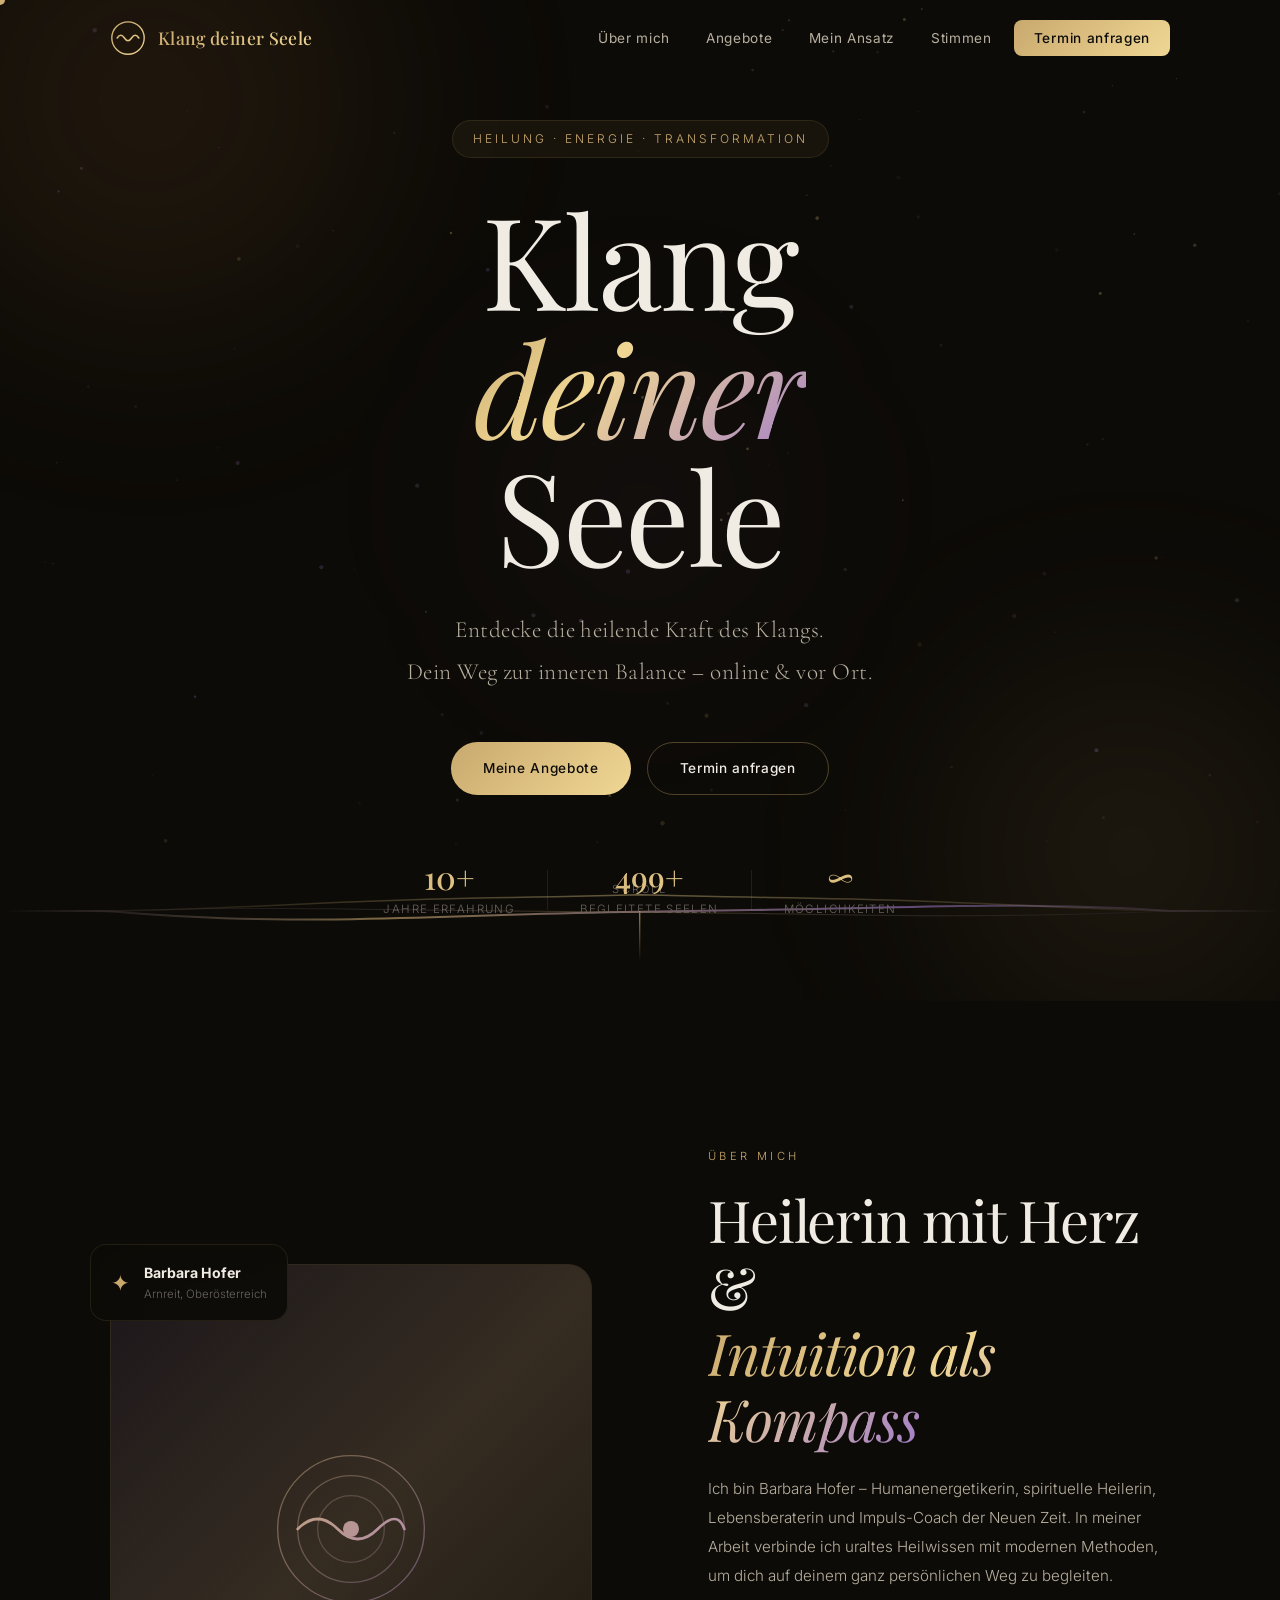
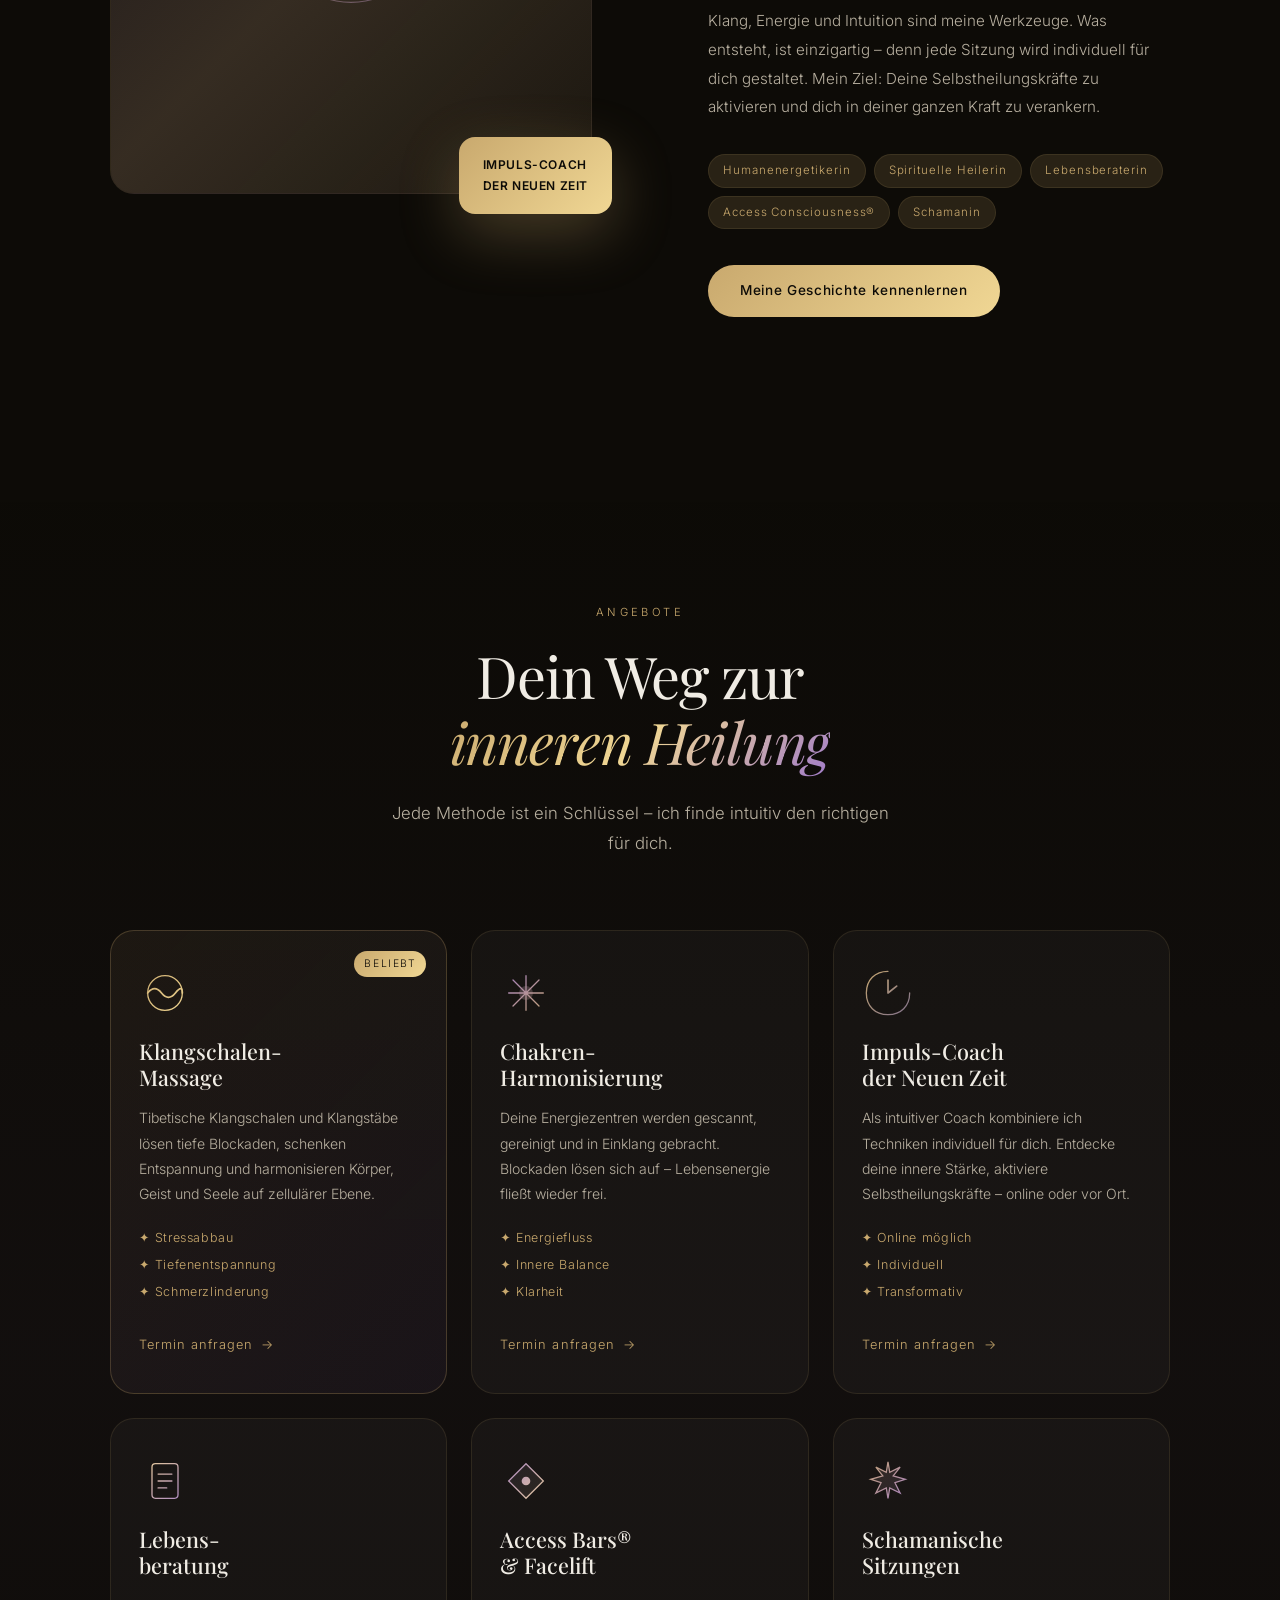
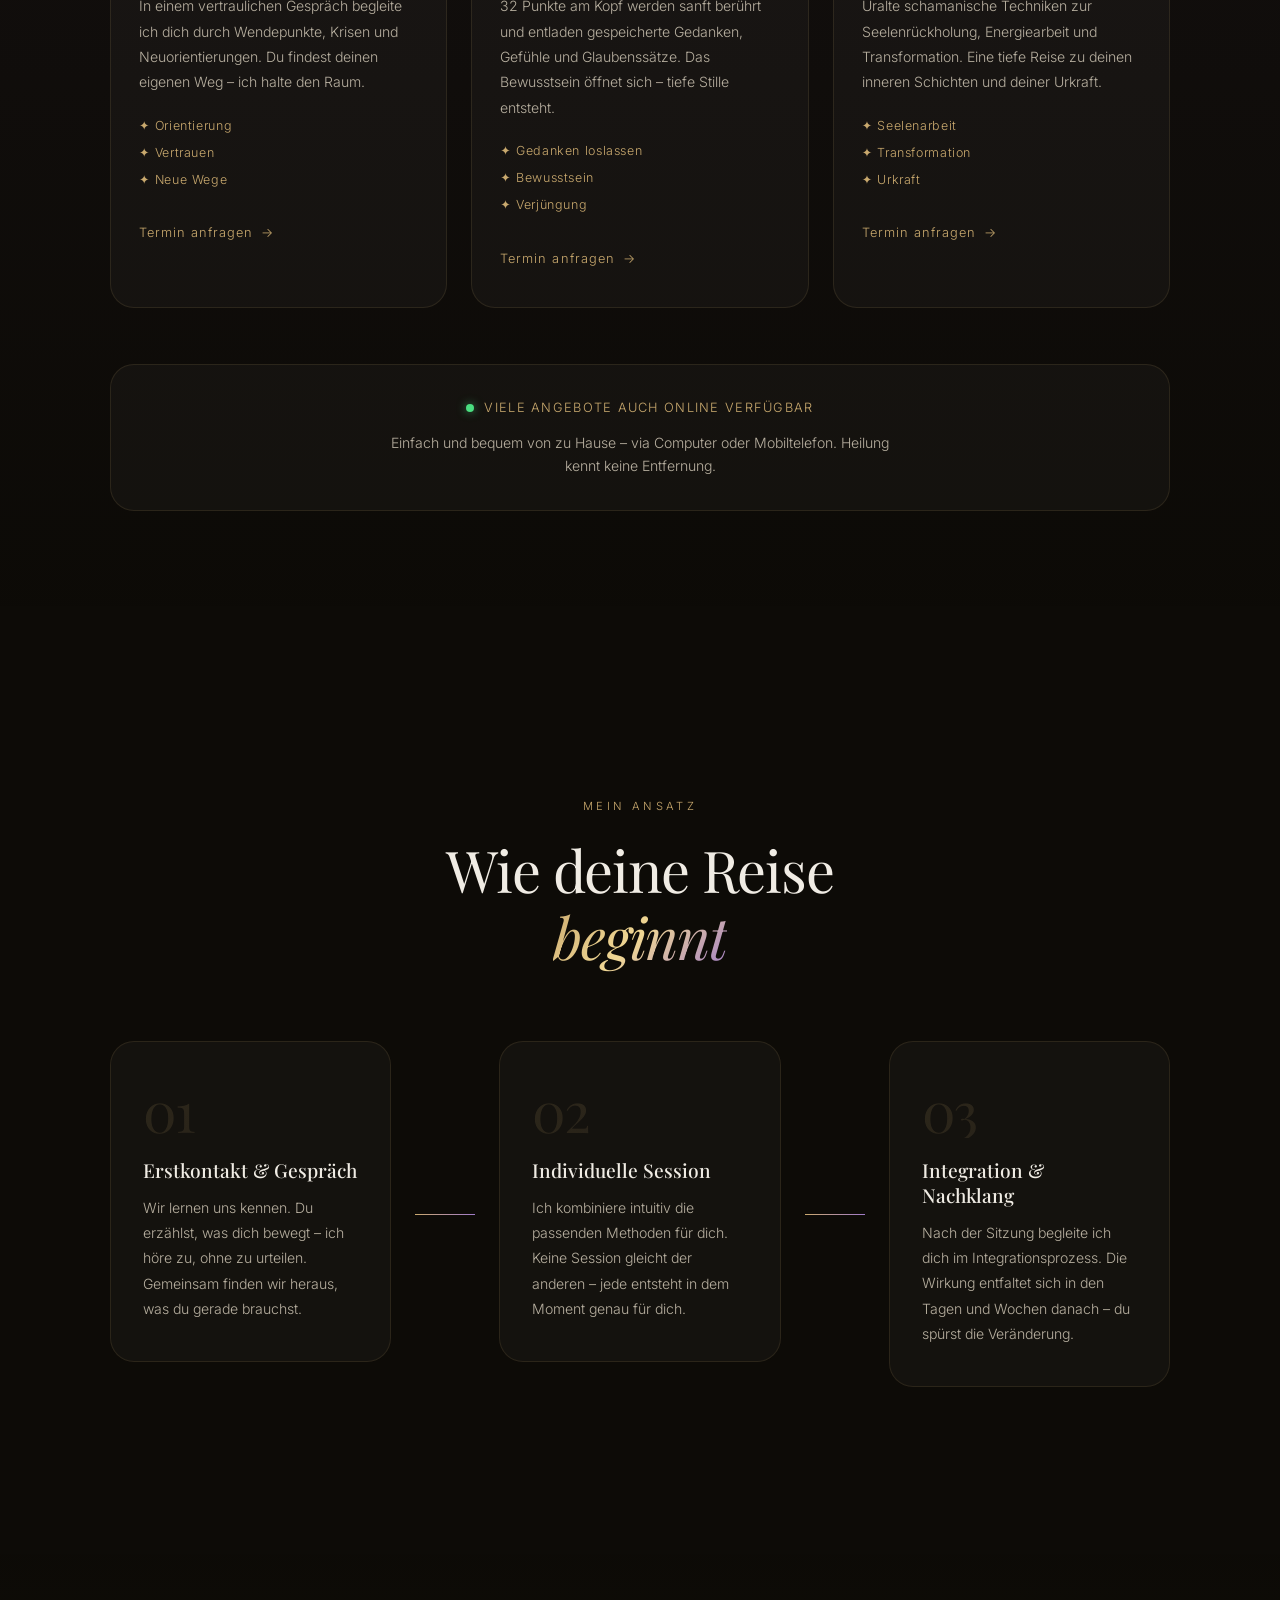
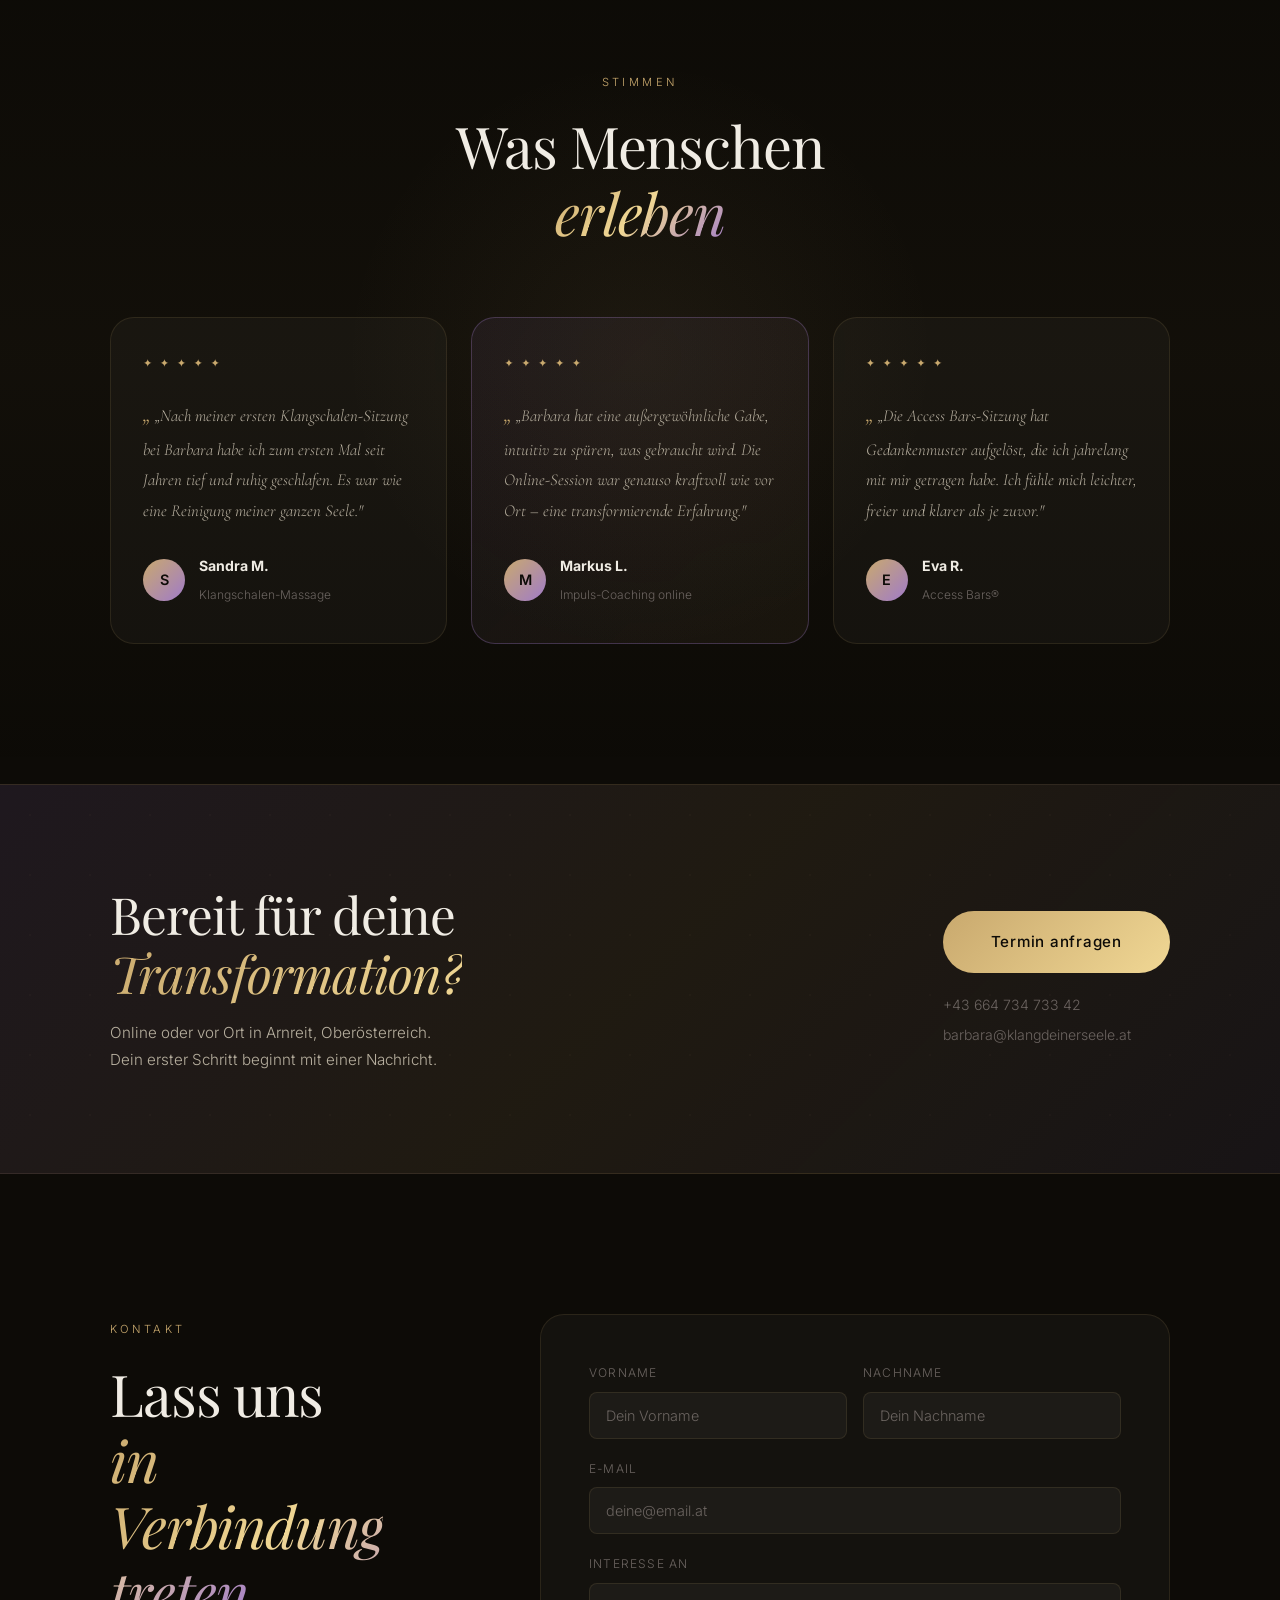
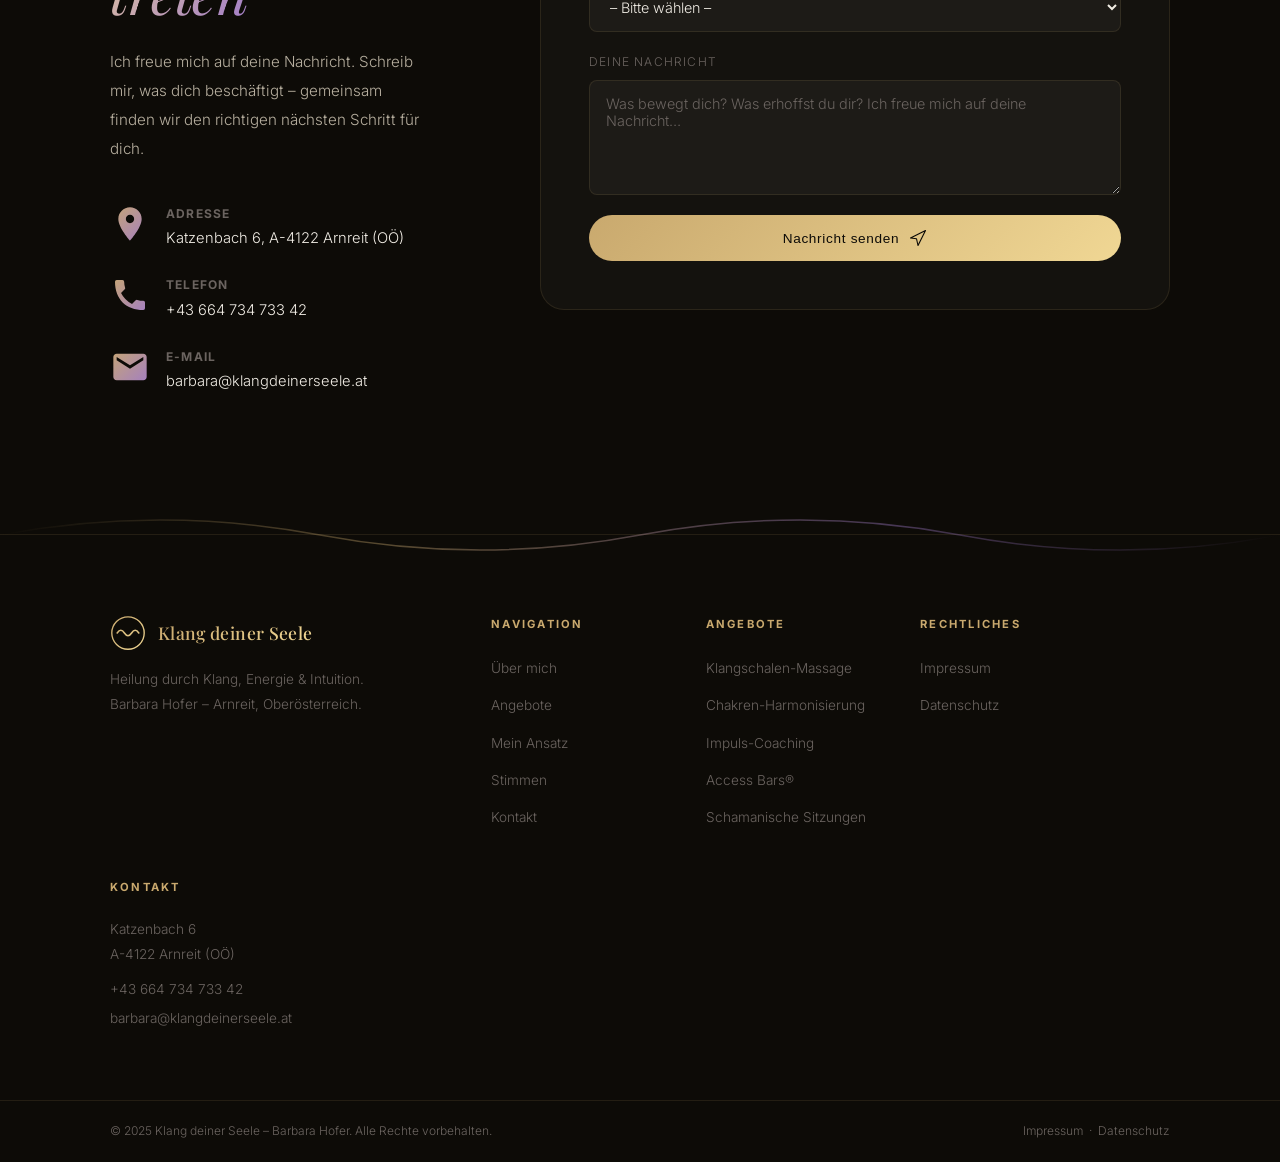
<file: index.html>
<!DOCTYPE html>
<html lang="de">
<head>
  <meta charset="UTF-8" />
  <meta name="viewport" content="width=device-width, initial-scale=1.0" />
  <title>Klang deiner Seele – Barbara Hofer | Heilung durch Klang & Energie</title>
  <meta name="description" content="Barbara Hofer – Impuls-Coach der Neuen Zeit. Klangschalen-Massage, Energiearbeit, Chakren-Harmonisierung & schamanische Heilung in Arnreit (OÖ) – online & vor Ort." />
  <link rel="preconnect" href="https://fonts.googleapis.com">
  <link rel="preconnect" href="https://fonts.gstatic.com" crossorigin>
  <link href="https://fonts.googleapis.com/css2?family=Playfair+Display:ital,wght@0,400;0,500;0,600;0,700;1,400;1,500&family=Cormorant+Garamond:ital,wght@0,300;0,400;0,500;1,300;1,400&family=Inter:wght@300;400;500&display=swap" rel="stylesheet">
  <link rel="stylesheet" href="styles.css" />
</head>
<body>

  <!-- Custom Cursor -->
  <div class="cursor" id="cursor"></div>
  <div class="cursor-trail" id="cursorTrail"></div>

  <!-- Particle Canvas -->
  <canvas id="particleCanvas"></canvas>

  <!-- ═══════════════════ NAVIGATION ═══════════════════ -->
  <nav id="navbar">
    <div class="nav-inner">
      <a href="#hero" class="nav-logo">
        <span class="logo-icon">
          <svg viewBox="0 0 40 40" fill="none" xmlns="http://www.w3.org/2000/svg">
            <circle cx="20" cy="20" r="18" stroke="url(#goldGrad)" stroke-width="1.5"/>
            <path d="M8 20 Q12 14 16 20 Q20 26 24 20 Q28 14 32 20" stroke="url(#goldGrad)" stroke-width="1.8" fill="none" stroke-linecap="round"/>
            <defs>
              <linearGradient id="goldGrad" x1="0" y1="0" x2="40" y2="40" gradientUnits="userSpaceOnUse">
                <stop offset="0%" stop-color="#c9a96e"/>
                <stop offset="100%" stop-color="#f0d794"/>
              </linearGradient>
            </defs>
          </svg>
        </span>
        <span class="logo-text">Klang deiner Seele</span>
      </a>
      <button class="nav-toggle" id="navToggle" aria-label="Menu öffnen">
        <span></span><span></span><span></span>
      </button>
      <ul class="nav-links" id="navLinks">
        <li><a href="#about" class="nav-link">Über mich</a></li>
        <li><a href="#services" class="nav-link">Angebote</a></li>
        <li><a href="#approach" class="nav-link">Mein Ansatz</a></li>
        <li><a href="#testimonials" class="nav-link">Stimmen</a></li>
        <li><a href="#contact" class="nav-link nav-cta">Termin anfragen</a></li>
      </ul>
    </div>
  </nav>

  <!-- ═══════════════════ HERO ═══════════════════ -->
  <section id="hero">
    <div class="hero-bg-orbs">
      <div class="orb orb-1"></div>
      <div class="orb orb-2"></div>
      <div class="orb orb-3"></div>
    </div>

    <div class="hero-soundwave">
      <svg id="waveSvg" viewBox="0 0 1200 180" preserveAspectRatio="none" xmlns="http://www.w3.org/2000/svg">
        <path id="wave1" fill="none" stroke="url(#waveGrad1)" stroke-width="2" opacity="0.6"/>
        <path id="wave2" fill="none" stroke="url(#waveGrad2)" stroke-width="1.5" opacity="0.4"/>
        <path id="wave3" fill="none" stroke="url(#waveGrad3)" stroke-width="1" opacity="0.3"/>
        <defs>
          <linearGradient id="waveGrad1" x1="0%" y1="0%" x2="100%" y2="0%">
            <stop offset="0%" stop-color="#7b6d8d" stop-opacity="0"/>
            <stop offset="30%" stop-color="#c9a96e"/>
            <stop offset="70%" stop-color="#a07bc9"/>
            <stop offset="100%" stop-color="#7b6d8d" stop-opacity="0"/>
          </linearGradient>
          <linearGradient id="waveGrad2" x1="0%" y1="0%" x2="100%" y2="0%">
            <stop offset="0%" stop-color="#c9a96e" stop-opacity="0"/>
            <stop offset="50%" stop-color="#f0d794"/>
            <stop offset="100%" stop-color="#c9a96e" stop-opacity="0"/>
          </linearGradient>
          <linearGradient id="waveGrad3" x1="0%" y1="0%" x2="100%" y2="0%">
            <stop offset="0%" stop-color="#a07bc9" stop-opacity="0"/>
            <stop offset="50%" stop-color="#c9a96e"/>
            <stop offset="100%" stop-color="#a07bc9" stop-opacity="0"/>
          </linearGradient>
        </defs>
      </svg>
    </div>

    <div class="hero-content">
      <div class="hero-label reveal-up">Heilung · Energie · Transformation</div>
      <h1 class="hero-title">
        <span class="reveal-up delay-1">Klang</span>
        <span class="hero-title-em reveal-up delay-2"><em>deiner</em></span>
        <span class="reveal-up delay-3">Seele</span>
      </h1>
      <p class="hero-subtitle reveal-up delay-4">
        Entdecke die heilende Kraft des Klangs.<br>
        Dein Weg zur inneren Balance – online & vor Ort.
      </p>
      <div class="hero-actions reveal-up delay-5">
        <a href="#services" class="btn btn-primary">Meine Angebote</a>
        <a href="#contact" class="btn btn-ghost">Termin anfragen</a>
      </div>
      <div class="hero-meta reveal-up delay-6">
        <div class="hero-meta-item">
          <span class="meta-num">10+</span>
          <span class="meta-label">Jahre Erfahrung</span>
        </div>
        <div class="hero-divider"></div>
        <div class="hero-meta-item">
          <span class="meta-num">500+</span>
          <span class="meta-label">Begleitete Seelen</span>
        </div>
        <div class="hero-divider"></div>
        <div class="hero-meta-item">
          <span class="meta-num">∞</span>
          <span class="meta-label">Möglichkeiten</span>
        </div>
      </div>
    </div>

    <div class="hero-scroll">
      <span>Scroll</span>
      <div class="scroll-line"></div>
    </div>
  </section>

  <!-- ═══════════════════ ABOUT ═══════════════════ -->
  <section id="about">
    <div class="about-grid container">
      <div class="about-visual">
        <div class="about-image-frame">
          <div class="about-image-placeholder">
            <div class="image-symbol">
              <svg viewBox="0 0 120 120" fill="none" xmlns="http://www.w3.org/2000/svg">
                <circle cx="60" cy="60" r="55" stroke="url(#circleGrad)" stroke-width="1" opacity="0.5"/>
                <circle cx="60" cy="60" r="40" stroke="url(#circleGrad)" stroke-width="1" opacity="0.4"/>
                <circle cx="60" cy="60" r="25" stroke="url(#circleGrad)" stroke-width="1" opacity="0.3"/>
                <path d="M20 60 Q35 45 50 60 Q65 75 80 60 Q95 45 100 60" stroke="url(#circleGrad)" stroke-width="2" fill="none" stroke-linecap="round"/>
                <circle cx="60" cy="60" r="6" fill="url(#circleGrad)"/>
                <defs>
                  <linearGradient id="circleGrad" x1="0" y1="0" x2="120" y2="120" gradientUnits="userSpaceOnUse">
                    <stop offset="0%" stop-color="#c9a96e"/>
                    <stop offset="100%" stop-color="#a07bc9"/>
                  </linearGradient>
                </defs>
              </svg>
            </div>
          </div>
          <div class="about-badge">
            <span>Impuls-Coach</span>
            <span>der Neuen Zeit</span>
          </div>
        </div>
        <div class="about-floating-card">
          <div class="fc-icon">✦</div>
          <div class="fc-text">
            <strong>Barbara Hofer</strong>
            <span>Arnreit, Oberösterreich</span>
          </div>
        </div>
      </div>

      <div class="about-content">
        <div class="section-label reveal-left">Über mich</div>
        <h2 class="section-title reveal-left delay-1">
          Heilerin mit Herz &<br>
          <em>Intuition als Kompass</em>
        </h2>
        <div class="about-text reveal-left delay-2">
          <p>
            Ich bin Barbara Hofer – Humanenergetikerin, spirituelle Heilerin, Lebensberaterin und
            Impuls-Coach der Neuen Zeit. In meiner Arbeit verbinde ich uraltes Heilwissen mit
            modernen Methoden, um dich auf deinem ganz persönlichen Weg zu begleiten.
          </p>
          <p>
            Klang, Energie und Intuition sind meine Werkzeuge. Was entsteht, ist einzigartig –
            denn jede Sitzung wird individuell für dich gestaltet. Mein Ziel: Deine
            Selbstheilungskräfte zu aktivieren und dich in deiner ganzen Kraft zu verankern.
          </p>
        </div>
        <div class="about-tags reveal-left delay-3">
          <span class="tag">Humanenergetikerin</span>
          <span class="tag">Spirituelle Heilerin</span>
          <span class="tag">Lebensberaterin</span>
          <span class="tag">Access Consciousness®</span>
          <span class="tag">Schamanin</span>
        </div>
        <a href="#contact" class="btn btn-primary reveal-left delay-4">Meine Geschichte kennenlernen</a>
      </div>
    </div>
  </section>

  <!-- ═══════════════════ SERVICES ═══════════════════ -->
  <section id="services">
    <div class="container">
      <div class="section-header">
        <div class="section-label reveal-up">Angebote</div>
        <h2 class="section-title reveal-up delay-1">
          Dein Weg zur<br><em>inneren Heilung</em>
        </h2>
        <p class="section-desc reveal-up delay-2">
          Jede Methode ist ein Schlüssel – ich finde intuitiv den richtigen für dich.
        </p>
      </div>

      <div class="services-grid">

        <div class="service-card featured reveal-up delay-1">
          <div class="sc-glow"></div>
          <div class="sc-icon">
            <svg viewBox="0 0 60 60" fill="none"><circle cx="30" cy="30" r="20" stroke="url(#sg1)" stroke-width="1.5"/><path d="M10 30 Q18 20 26 30 Q34 40 42 30 Q50 20 50 30" stroke="url(#sg1)" stroke-width="2" fill="none" stroke-linecap="round"/><defs><linearGradient id="sg1" x1="0" y1="0" x2="60" y2="60" gradientUnits="userSpaceOnUse"><stop offset="0%" stop-color="#c9a96e"/><stop offset="100%" stop-color="#f0d794"/></linearGradient></defs></svg>
          </div>
          <div class="sc-tag">Beliebt</div>
          <h3>Klangschalen-<br>Massage</h3>
          <p>Tibetische Klangschalen und Klangstäbe lösen tiefe Blockaden, schenken Entspannung und harmonisieren Körper, Geist und Seele auf zellulärer Ebene.</p>
          <div class="sc-benefits">
            <span>✦ Stressabbau</span>
            <span>✦ Tiefenentspannung</span>
            <span>✦ Schmerzlinderung</span>
          </div>
          <a href="#contact" class="sc-link">Termin anfragen <span>→</span></a>
        </div>

        <div class="service-card reveal-up delay-2">
          <div class="sc-glow"></div>
          <div class="sc-icon">
            <svg viewBox="0 0 60 60" fill="none"><path d="M30 10 L30 50 M10 30 L50 30 M15 15 L45 45 M45 15 L15 45" stroke="url(#sg2)" stroke-width="1.5" stroke-linecap="round"/><circle cx="30" cy="30" r="8" fill="url(#sg2)" opacity="0.3"/><defs><linearGradient id="sg2" x1="0" y1="0" x2="60" y2="60" gradientUnits="userSpaceOnUse"><stop offset="0%" stop-color="#a07bc9"/><stop offset="100%" stop-color="#c9a96e"/></linearGradient></defs></svg>
          </div>
          <h3>Chakren-<br>Harmonisierung</h3>
          <p>Deine Energiezentren werden gescannt, gereinigt und in Einklang gebracht. Blockaden lösen sich auf – Lebensenergie fließt wieder frei.</p>
          <div class="sc-benefits">
            <span>✦ Energiefluss</span>
            <span>✦ Innere Balance</span>
            <span>✦ Klarheit</span>
          </div>
          <a href="#contact" class="sc-link">Termin anfragen <span>→</span></a>
        </div>

        <div class="service-card reveal-up delay-3">
          <div class="sc-glow"></div>
          <div class="sc-icon">
            <svg viewBox="0 0 60 60" fill="none"><path d="M30 5 C15 5 5 15 5 30 C5 45 15 55 30 55 C45 55 55 45 55 30" stroke="url(#sg3)" stroke-width="1.5" stroke-linecap="round"/><path d="M30 15 L30 30 L40 22" stroke="url(#sg3)" stroke-width="2" stroke-linecap="round" stroke-linejoin="round"/><defs><linearGradient id="sg3" x1="0" y1="0" x2="60" y2="60" gradientUnits="userSpaceOnUse"><stop offset="0%" stop-color="#c9a96e"/><stop offset="100%" stop-color="#7b6d8d"/></linearGradient></defs></svg>
          </div>
          <h3>Impuls-Coach<br>der Neuen Zeit</h3>
          <p>Als intuitiver Coach kombiniere ich Techniken individuell für dich. Entdecke deine innere Stärke, aktiviere Selbstheilungskräfte – online oder vor Ort.</p>
          <div class="sc-benefits">
            <span>✦ Online möglich</span>
            <span>✦ Individuell</span>
            <span>✦ Transformativ</span>
          </div>
          <a href="#contact" class="sc-link">Termin anfragen <span>→</span></a>
        </div>

        <div class="service-card reveal-up delay-2">
          <div class="sc-glow"></div>
          <div class="sc-icon">
            <svg viewBox="0 0 60 60" fill="none"><rect x="15" y="10" width="30" height="40" rx="4" stroke="url(#sg4)" stroke-width="1.5"/><path d="M22 22 L38 22 M22 30 L38 30 M22 38 L32 38" stroke="url(#sg4)" stroke-width="1.5" stroke-linecap="round"/><defs><linearGradient id="sg4" x1="0" y1="0" x2="60" y2="60" gradientUnits="userSpaceOnUse"><stop offset="0%" stop-color="#f0d794"/><stop offset="100%" stop-color="#a07bc9"/></linearGradient></defs></svg>
          </div>
          <h3>Lebens-<br>beratung</h3>
          <p>In einem vertraulichen Gespräch begleite ich dich durch Wendepunkte, Krisen und Neuorientierungen. Du findest deinen eigenen Weg – ich halte den Raum.</p>
          <div class="sc-benefits">
            <span>✦ Orientierung</span>
            <span>✦ Vertrauen</span>
            <span>✦ Neue Wege</span>
          </div>
          <a href="#contact" class="sc-link">Termin anfragen <span>→</span></a>
        </div>

        <div class="service-card reveal-up delay-3">
          <div class="sc-glow"></div>
          <div class="sc-icon">
            <svg viewBox="0 0 60 60" fill="none"><path d="M30 10 Q40 20 50 30 Q40 40 30 50 Q20 40 10 30 Q20 20 30 10Z" stroke="url(#sg5)" stroke-width="1.5" fill="url(#sg5)" fill-opacity="0.1"/><circle cx="30" cy="30" r="5" fill="url(#sg5)"/><defs><linearGradient id="sg5" x1="0" y1="0" x2="60" y2="60" gradientUnits="userSpaceOnUse"><stop offset="0%" stop-color="#a07bc9"/><stop offset="100%" stop-color="#f0d794"/></linearGradient></defs></svg>
          </div>
          <h3>Access Bars®<br>& Facelift</h3>
          <p>32 Punkte am Kopf werden sanft berührt und entladen gespeicherte Gedanken, Gefühle und Glaubenssätze. Das Bewusstsein öffnet sich – tiefe Stille entsteht.</p>
          <div class="sc-benefits">
            <span>✦ Gedanken loslassen</span>
            <span>✦ Bewusstsein</span>
            <span>✦ Verjüngung</span>
          </div>
          <a href="#contact" class="sc-link">Termin anfragen <span>→</span></a>
        </div>

        <div class="service-card reveal-up delay-4">
          <div class="sc-glow"></div>
          <div class="sc-icon">
            <svg viewBox="0 0 60 60" fill="none"><path d="M30 8 L32 20 L44 14 L36 24 L50 28 L38 32 L44 44 L32 38 L30 50 L28 38 L16 44 L22 32 L10 28 L24 24 L16 14 L28 20 Z" stroke="url(#sg6)" stroke-width="1.5" fill="url(#sg6)" fill-opacity="0.15"/><defs><linearGradient id="sg6" x1="0" y1="0" x2="60" y2="60" gradientUnits="userSpaceOnUse"><stop offset="0%" stop-color="#c9a96e"/><stop offset="100%" stop-color="#a07bc9"/></linearGradient></defs></svg>
          </div>
          <h3>Schamanische<br>Sitzungen</h3>
          <p>Uralte schamanische Techniken zur Seelenrückholung, Energiearbeit und Transformation. Eine tiefe Reise zu deinen inneren Schichten und deiner Urkraft.</p>
          <div class="sc-benefits">
            <span>✦ Seelenarbeit</span>
            <span>✦ Transformation</span>
            <span>✦ Urkraft</span>
          </div>
          <a href="#contact" class="sc-link">Termin anfragen <span>→</span></a>
        </div>

      </div>

      <div class="services-online reveal-up">
        <div class="online-badge">
          <div class="online-dot"></div>
          <span>Viele Angebote auch online verfügbar</span>
        </div>
        <p>Einfach und bequem von zu Hause – via Computer oder Mobiltelefon. Heilung kennt keine Entfernung.</p>
      </div>
    </div>
  </section>

  <!-- ═══════════════════ APPROACH ═══════════════════ -->
  <section id="approach">
    <div class="container">
      <div class="section-header">
        <div class="section-label reveal-up">Mein Ansatz</div>
        <h2 class="section-title reveal-up delay-1">
          Wie deine Reise<br><em>beginnt</em>
        </h2>
      </div>
      <div class="steps-grid">
        <div class="step reveal-up delay-1">
          <div class="step-num">01</div>
          <div class="step-content">
            <h3>Erstkontakt & Gespräch</h3>
            <p>Wir lernen uns kennen. Du erzählst, was dich bewegt – ich höre zu, ohne zu urteilen. Gemeinsam finden wir heraus, was du gerade brauchst.</p>
          </div>
        </div>
        <div class="step-line reveal-up delay-1"></div>
        <div class="step reveal-up delay-2">
          <div class="step-num">02</div>
          <div class="step-content">
            <h3>Individuelle Session</h3>
            <p>Ich kombiniere intuitiv die passenden Methoden für dich. Keine Session gleicht der anderen – jede entsteht in dem Moment genau für dich.</p>
          </div>
        </div>
        <div class="step-line reveal-up delay-2"></div>
        <div class="step reveal-up delay-3">
          <div class="step-num">03</div>
          <div class="step-content">
            <h3>Integration & Nachklang</h3>
            <p>Nach der Sitzung begleite ich dich im Integrationsprozess. Die Wirkung entfaltet sich in den Tagen und Wochen danach – du spürst die Veränderung.</p>
          </div>
        </div>
      </div>
    </div>
  </section>

  <!-- ═══════════════════ TESTIMONIALS ═══════════════════ -->
  <section id="testimonials">
    <div class="testi-bg-glow"></div>
    <div class="container">
      <div class="section-header">
        <div class="section-label reveal-up">Stimmen</div>
        <h2 class="section-title reveal-up delay-1">
          Was Menschen<br><em>erleben</em>
        </h2>
      </div>

      <div class="testi-grid">
        <div class="testi-card reveal-up delay-1">
          <div class="testi-stars">✦ ✦ ✦ ✦ ✦</div>
          <blockquote>
            „Nach meiner ersten Klangschalen-Sitzung bei Barbara habe ich zum ersten Mal seit Jahren tief und ruhig geschlafen. Es war wie eine Reinigung meiner ganzen Seele."
          </blockquote>
          <div class="testi-author">
            <div class="testi-avatar">S</div>
            <div>
              <strong>Sandra M.</strong>
              <span>Klangschalen-Massage</span>
            </div>
          </div>
        </div>

        <div class="testi-card featured reveal-up delay-2">
          <div class="testi-stars">✦ ✦ ✦ ✦ ✦</div>
          <blockquote>
            „Barbara hat eine außergewöhnliche Gabe, intuitiv zu spüren, was gebraucht wird. Die Online-Session war genauso kraftvoll wie vor Ort – eine transformierende Erfahrung."
          </blockquote>
          <div class="testi-author">
            <div class="testi-avatar">M</div>
            <div>
              <strong>Markus L.</strong>
              <span>Impuls-Coaching online</span>
            </div>
          </div>
        </div>

        <div class="testi-card reveal-up delay-3">
          <div class="testi-stars">✦ ✦ ✦ ✦ ✦</div>
          <blockquote>
            „Die Access Bars-Sitzung hat Gedankenmuster aufgelöst, die ich jahrelang mit mir getragen habe. Ich fühle mich leichter, freier und klarer als je zuvor."
          </blockquote>
          <div class="testi-author">
            <div class="testi-avatar">E</div>
            <div>
              <strong>Eva R.</strong>
              <span>Access Bars®</span>
            </div>
          </div>
        </div>
      </div>
    </div>
  </section>

  <!-- ═══════════════════ CTA BAND ═══════════════════ -->
  <section id="cta-band">
    <div class="cta-inner container">
      <div class="cta-text reveal-up">
        <h2>Bereit für deine<br><em>Transformation?</em></h2>
        <p>Online oder vor Ort in Arnreit, Oberösterreich.<br>Dein erster Schritt beginnt mit einer Nachricht.</p>
      </div>
      <div class="cta-actions reveal-up delay-2">
        <a href="#contact" class="btn btn-primary btn-large">Termin anfragen</a>
        <div class="cta-contact-info">
          <a href="tel:+436647347 3342">+43 664 734 733 42</a>
          <a href="mailto:barbara@klangdeinerseele.at">barbara@klangdeinerseele.at</a>
        </div>
      </div>
    </div>
  </section>

  <!-- ═══════════════════ CONTACT ═══════════════════ -->
  <section id="contact">
    <div class="container">
      <div class="contact-grid">
        <div class="contact-info">
          <div class="section-label reveal-left">Kontakt</div>
          <h2 class="section-title reveal-left delay-1">
            Lass uns<br><em>in Verbindung treten</em>
          </h2>
          <p class="reveal-left delay-2">
            Ich freue mich auf deine Nachricht. Schreib mir, was dich beschäftigt –
            gemeinsam finden wir den richtigen nächsten Schritt für dich.
          </p>
          <div class="contact-details reveal-left delay-3">
            <div class="cd-item">
              <div class="cd-icon">
                <svg viewBox="0 0 24 24" fill="none"><path d="M12 2C8.13 2 5 5.13 5 9c0 5.25 7 13 7 13s7-7.75 7-13c0-3.87-3.13-7-7-7zm0 9.5c-1.38 0-2.5-1.12-2.5-2.5S10.62 6.5 12 6.5s2.5 1.12 2.5 2.5S13.38 11.5 12 11.5z" fill="url(#iconGrad1)"/><defs><linearGradient id="iconGrad1" x1="0" y1="0" x2="24" y2="24" gradientUnits="userSpaceOnUse"><stop offset="0%" stop-color="#c9a96e"/><stop offset="100%" stop-color="#a07bc9"/></linearGradient></defs></svg>
              </div>
              <div>
                <strong>Adresse</strong>
                <span>Katzenbach 6, A-4122 Arnreit (OÖ)</span>
              </div>
            </div>
            <div class="cd-item">
              <div class="cd-icon">
                <svg viewBox="0 0 24 24" fill="none"><path d="M6.62 10.79a15.05 15.05 0 0 0 6.59 6.59l2.2-2.2a1 1 0 0 1 1.01-.24c1.12.37 2.33.57 3.58.57a1 1 0 0 1 1 1V20a1 1 0 0 1-1 1C9.61 21 3 14.39 3 4a1 1 0 0 1 1-1h3.5a1 1 0 0 1 1 1c0 1.25.2 2.46.57 3.58a1 1 0 0 1-.24 1.01l-2.21 2.2z" fill="url(#iconGrad2)"/><defs><linearGradient id="iconGrad2" x1="0" y1="0" x2="24" y2="24" gradientUnits="userSpaceOnUse"><stop offset="0%" stop-color="#c9a96e"/><stop offset="100%" stop-color="#a07bc9"/></linearGradient></defs></svg>
              </div>
              <div>
                <strong>Telefon</strong>
                <a href="tel:+4366473473342">+43 664 734 733 42</a>
              </div>
            </div>
            <div class="cd-item">
              <div class="cd-icon">
                <svg viewBox="0 0 24 24" fill="none"><path d="M20 4H4c-1.1 0-2 .9-2 2v12c0 1.1.9 2 2 2h16c1.1 0 2-.9 2-2V6c0-1.1-.9-2-2-2zm0 4l-8 5-8-5V6l8 5 8-5v2z" fill="url(#iconGrad3)"/><defs><linearGradient id="iconGrad3" x1="0" y1="0" x2="24" y2="24" gradientUnits="userSpaceOnUse"><stop offset="0%" stop-color="#c9a96e"/><stop offset="100%" stop-color="#a07bc9"/></linearGradient></defs></svg>
              </div>
              <div>
                <strong>E-Mail</strong>
                <a href="mailto:barbara@klangdeinerseele.at">barbara@klangdeinerseele.at</a>
              </div>
            </div>
          </div>
        </div>

        <div class="contact-form-wrap reveal-right delay-1">
          <form class="contact-form" id="contactForm">
            <div class="form-row">
              <div class="form-group">
                <label for="fname">Vorname</label>
                <input type="text" id="fname" name="fname" placeholder="Dein Vorname" required />
              </div>
              <div class="form-group">
                <label for="lname">Nachname</label>
                <input type="text" id="lname" name="lname" placeholder="Dein Nachname" required />
              </div>
            </div>
            <div class="form-group">
              <label for="email">E-Mail</label>
              <input type="email" id="email" name="email" placeholder="deine@email.at" required />
            </div>
            <div class="form-group">
              <label for="service">Interesse an</label>
              <select id="service" name="service">
                <option value="">– Bitte wählen –</option>
                <option>Klangschalen-Massage</option>
                <option>Chakren-Harmonisierung</option>
                <option>Impuls-Coaching</option>
                <option>Lebensberatung</option>
                <option>Access Bars® / Facelift</option>
                <option>Schamanische Sitzung</option>
                <option>Ich bin offen für Empfehlungen</option>
              </select>
            </div>
            <div class="form-group">
              <label for="message">Deine Nachricht</label>
              <textarea id="message" name="message" rows="5" placeholder="Was bewegt dich? Was erhoffst du dir? Ich freue mich auf deine Nachricht…" required></textarea>
            </div>
            <button type="submit" class="btn btn-primary btn-full">
              <span>Nachricht senden</span>
              <svg viewBox="0 0 24 24" fill="none"><path d="M2 12L22 2L12 22L10 13L2 12Z" stroke="currentColor" stroke-width="1.5" stroke-linejoin="round"/></svg>
            </button>
          </form>
        </div>
      </div>
    </div>
  </section>

  <!-- ═══════════════════ FOOTER ═══════════════════ -->
  <footer id="footer">
    <div class="footer-wave">
      <svg viewBox="0 0 1440 60" preserveAspectRatio="none" fill="none" xmlns="http://www.w3.org/2000/svg">
        <path d="M0 30 Q180 0 360 30 Q540 60 720 30 Q900 0 1080 30 Q1260 60 1440 30" stroke="url(#footerWave)" stroke-width="1.5" fill="none" opacity="0.4"/>
        <defs>
          <linearGradient id="footerWave" x1="0" y1="0" x2="1440" y2="0" gradientUnits="userSpaceOnUse">
            <stop offset="0%" stop-color="#c9a96e" stop-opacity="0"/>
            <stop offset="30%" stop-color="#c9a96e"/>
            <stop offset="70%" stop-color="#a07bc9"/>
            <stop offset="100%" stop-color="#a07bc9" stop-opacity="0"/>
          </linearGradient>
        </defs>
      </svg>
    </div>
    <div class="footer-inner container">
      <div class="footer-brand">
        <a href="#hero" class="nav-logo">
          <span class="logo-icon">
            <svg viewBox="0 0 40 40" fill="none" xmlns="http://www.w3.org/2000/svg">
              <circle cx="20" cy="20" r="18" stroke="url(#goldGrad2)" stroke-width="1.5"/>
              <path d="M8 20 Q12 14 16 20 Q20 26 24 20 Q28 14 32 20" stroke="url(#goldGrad2)" stroke-width="1.8" fill="none" stroke-linecap="round"/>
              <defs>
                <linearGradient id="goldGrad2" x1="0" y1="0" x2="40" y2="40" gradientUnits="userSpaceOnUse">
                  <stop offset="0%" stop-color="#c9a96e"/>
                  <stop offset="100%" stop-color="#f0d794"/>
                </linearGradient>
              </defs>
            </svg>
          </span>
          <span class="logo-text">Klang deiner Seele</span>
        </a>
        <p>Heilung durch Klang, Energie & Intuition.<br>Barbara Hofer – Arnreit, Oberösterreich.</p>
      </div>
      <div class="footer-links">
        <h4>Navigation</h4>
        <ul>
          <li><a href="#about">Über mich</a></li>
          <li><a href="#services">Angebote</a></li>
          <li><a href="#approach">Mein Ansatz</a></li>
          <li><a href="#testimonials">Stimmen</a></li>
          <li><a href="#contact">Kontakt</a></li>
        </ul>
      </div>
      <div class="footer-links">
        <h4>Angebote</h4>
        <ul>
          <li><a href="#services">Klangschalen-Massage</a></li>
          <li><a href="#services">Chakren-Harmonisierung</a></li>
          <li><a href="#services">Impuls-Coaching</a></li>
          <li><a href="#services">Access Bars®</a></li>
          <li><a href="#services">Schamanische Sitzungen</a></li>
        </ul>
      </div>
      <div class="footer-links">
        <h4>Rechtliches</h4>
        <ul>
          <li><a href="impressum.html">Impressum</a></li>
          <li><a href="datenschutz.html">Datenschutz</a></li>
        </ul>
      </div>
      <div class="footer-contact">
        <h4>Kontakt</h4>
        <p>Katzenbach 6<br>A-4122 Arnreit (OÖ)</p>
        <a href="tel:+4366473473342">+43 664 734 733 42</a>
        <a href="mailto:barbara@klangdeinerseele.at">barbara@klangdeinerseele.at</a>
      </div>
    </div>
    <div class="footer-bottom">
      <div class="container">
        <span>© 2025 Klang deiner Seele – Barbara Hofer. Alle Rechte vorbehalten.</span>
        <span>
          <a href="impressum.html" style="color: inherit; text-decoration: none; transition: color 0.3s;" onmouseover="this.style.color='#c9a96e'" onmouseout="this.style.color='inherit'">Impressum</a>
          &nbsp;·&nbsp;
          <a href="datenschutz.html" style="color: inherit; text-decoration: none; transition: color 0.3s;" onmouseover="this.style.color='#c9a96e'" onmouseout="this.style.color='inherit'">Datenschutz</a>
        </span>
      </div>
    </div>
  </footer>

  <script src="script.js"></script>
</body>
</html>
</file>
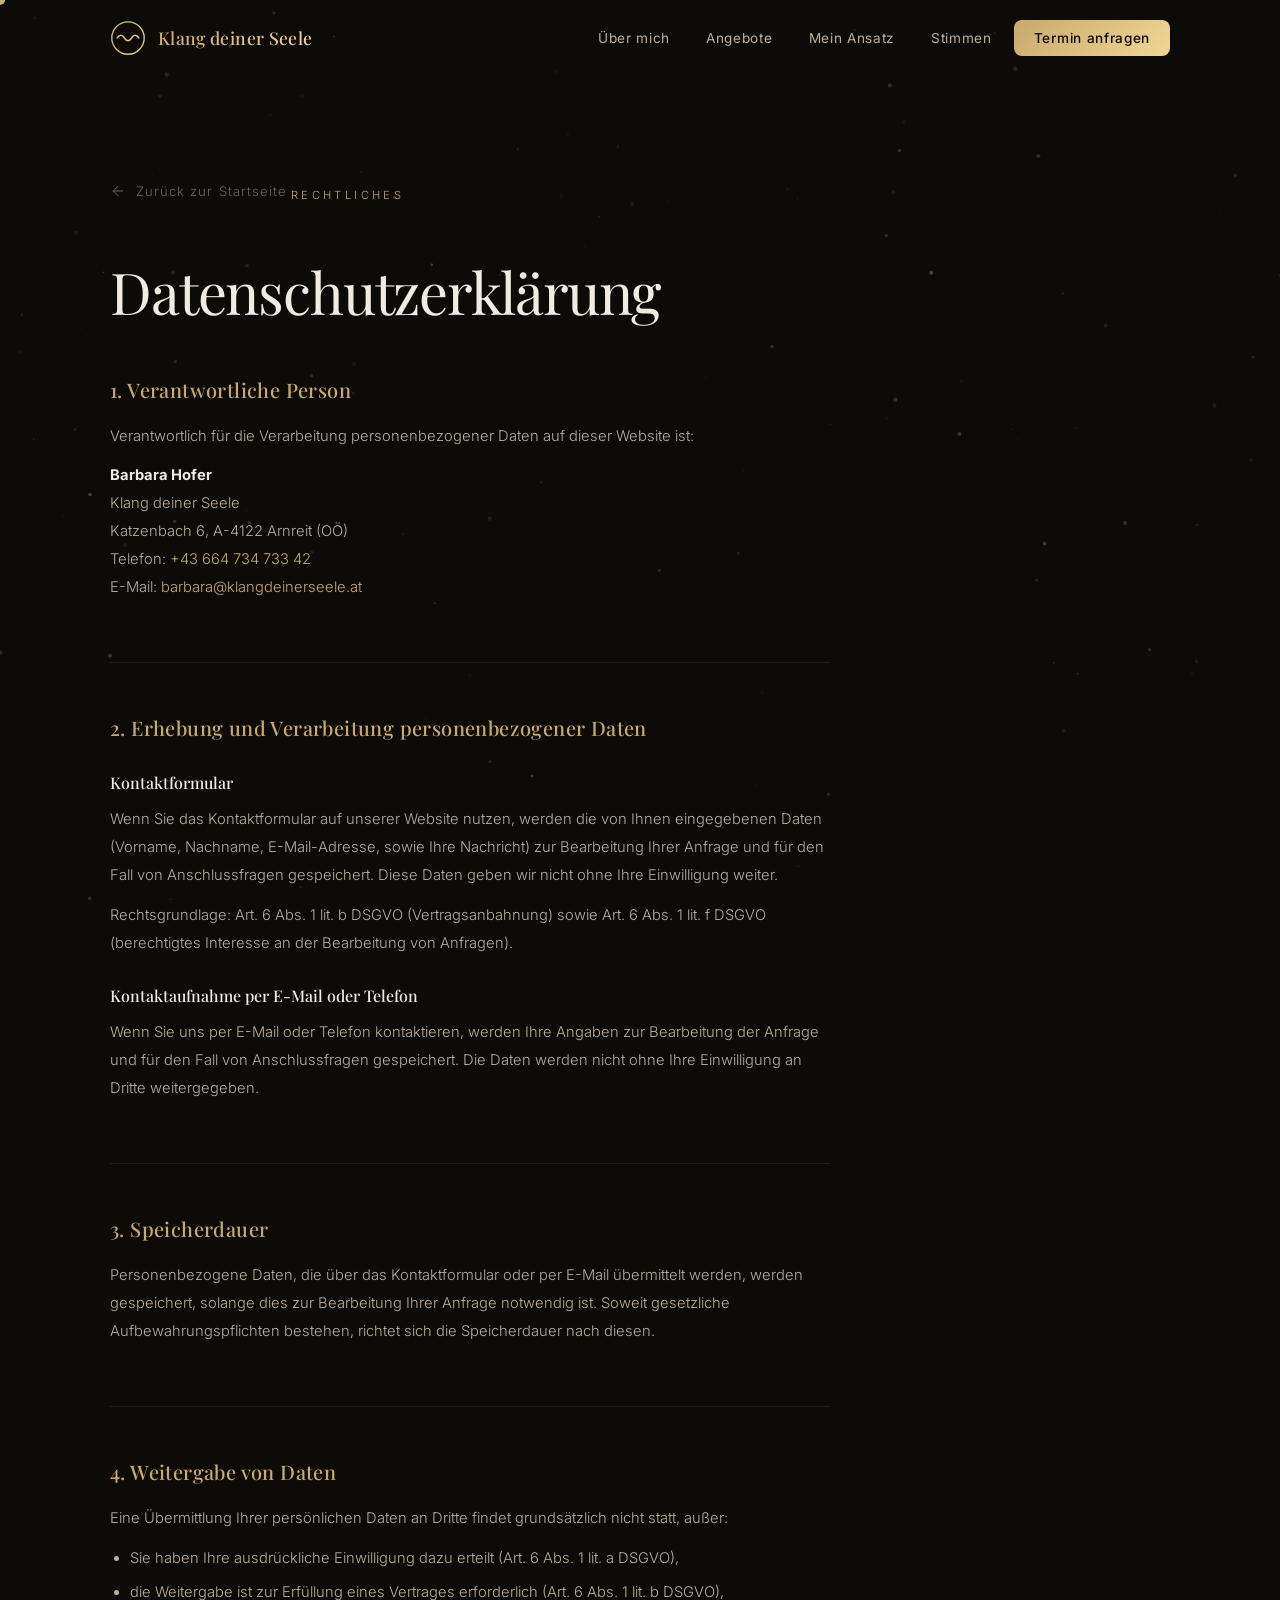
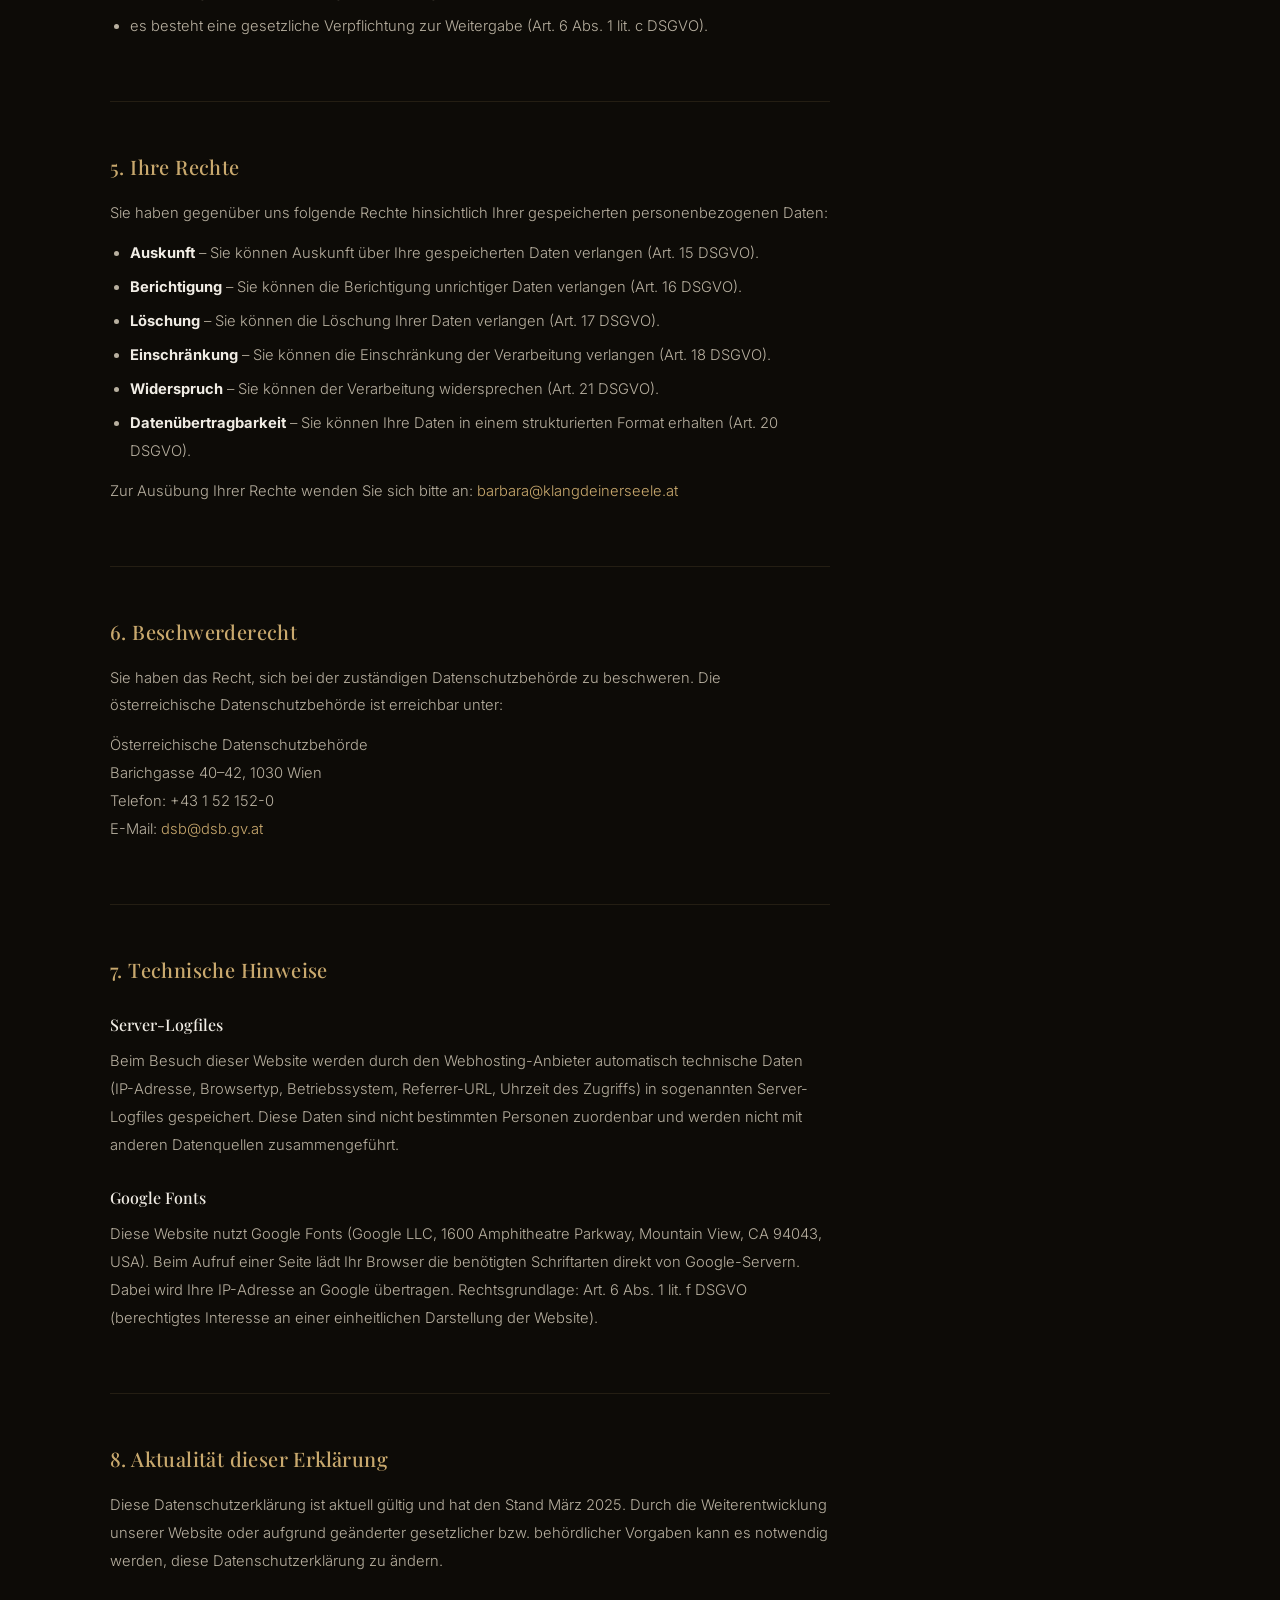
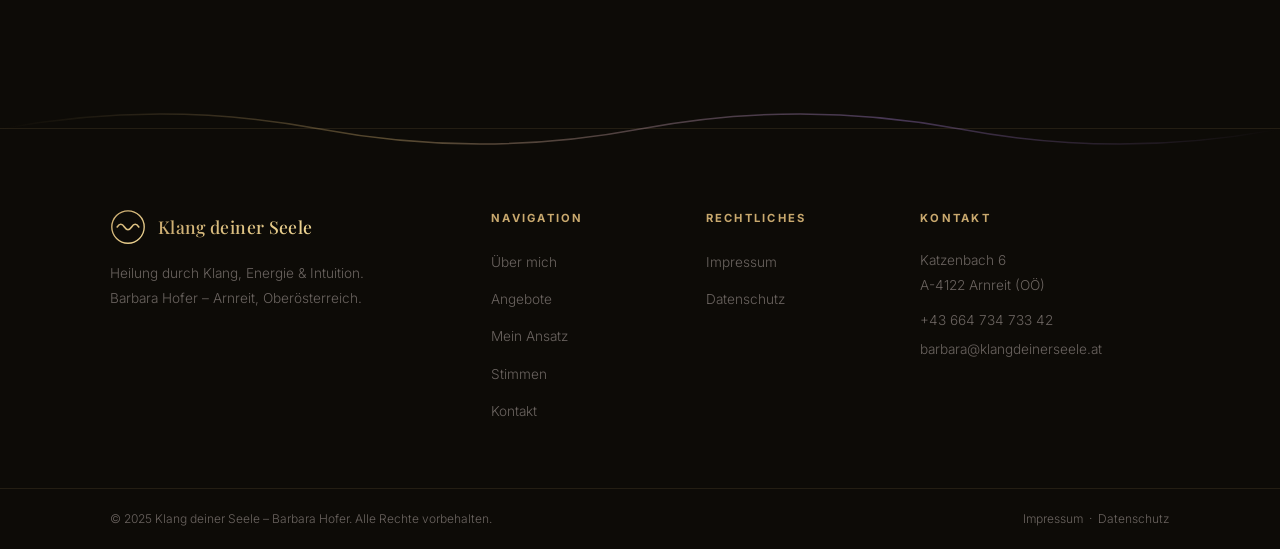
<file: datenschutz.html>
<!DOCTYPE html>
<html lang="de">
<head>
  <meta charset="UTF-8" />
  <meta name="viewport" content="width=device-width, initial-scale=1.0" />
  <title>Datenschutz – Klang deiner Seele | Barbara Hofer</title>
  <meta name="description" content="Datenschutzerklärung – Barbara Hofer, Klang deiner Seele. Informationen gemäß DSGVO." />
  <link rel="preconnect" href="https://fonts.googleapis.com">
  <link rel="preconnect" href="https://fonts.gstatic.com" crossorigin>
  <link href="https://fonts.googleapis.com/css2?family=Playfair+Display:ital,wght@0,400;0,500;0,600;0,700;1,400;1,500&family=Cormorant+Garamond:ital,wght@0,300;0,400;0,500;1,300;1,400&family=Inter:wght@300;400;500&display=swap" rel="stylesheet">
  <link rel="stylesheet" href="styles.css" />
  <style>
    .legal-page {
      position: relative; z-index: 1;
      padding: clamp(120px, 15vw, 180px) 0 clamp(80px, 12vw, 140px);
      min-height: 80vh;
    }
    .legal-page .section-label { margin-bottom: 12px; }
    .legal-page .section-title { margin-bottom: 48px; }
    .legal-content {
      max-width: 720px;
    }
    .legal-block {
      margin-bottom: 48px;
      padding-bottom: 48px;
      border-bottom: 1px solid var(--border);
    }
    .legal-block:last-child {
      border-bottom: none;
      margin-bottom: 0;
      padding-bottom: 0;
    }
    .legal-block h2 {
      font-family: var(--font-display);
      font-size: 1.25rem;
      font-weight: 500;
      color: var(--gold);
      margin-bottom: 16px;
      letter-spacing: 0.02em;
    }
    .legal-block h3 {
      font-family: var(--font-display);
      font-size: 1rem;
      font-weight: 500;
      color: var(--text-primary);
      margin-bottom: 10px;
      margin-top: 24px;
    }
    .legal-block p {
      font-size: 0.92rem;
      color: var(--text-secondary);
      line-height: 1.9;
      margin-bottom: 12px;
    }
    .legal-block ul {
      padding-left: 20px;
      margin-bottom: 12px;
    }
    .legal-block ul li {
      font-size: 0.92rem;
      color: var(--text-secondary);
      line-height: 1.9;
      margin-bottom: 6px;
    }
    .legal-block a {
      color: var(--gold);
      text-decoration: none;
      transition: opacity 0.3s;
    }
    .legal-block a:hover { opacity: 0.75; }
    .legal-back {
      display: inline-flex; align-items: center; gap: 10px;
      font-size: 0.82rem;
      letter-spacing: 0.08em;
      color: var(--text-muted);
      text-decoration: none;
      margin-bottom: 56px;
      transition: color 0.3s;
    }
    .legal-back:hover { color: var(--gold); }
    .legal-back svg { width: 16px; height: 16px; }
  </style>
</head>
<body>

  <!-- Custom Cursor -->
  <div class="cursor" id="cursor"></div>
  <div class="cursor-trail" id="cursorTrail"></div>

  <!-- Particle Canvas -->
  <canvas id="particleCanvas"></canvas>

  <!-- ═══════════════════ NAVIGATION ═══════════════════ -->
  <nav id="navbar">
    <div class="nav-inner">
      <a href="index.html#hero" class="nav-logo">
        <span class="logo-icon">
          <svg viewBox="0 0 40 40" fill="none" xmlns="http://www.w3.org/2000/svg">
            <circle cx="20" cy="20" r="18" stroke="url(#goldGrad)" stroke-width="1.5"/>
            <path d="M8 20 Q12 14 16 20 Q20 26 24 20 Q28 14 32 20" stroke="url(#goldGrad)" stroke-width="1.8" fill="none" stroke-linecap="round"/>
            <defs>
              <linearGradient id="goldGrad" x1="0" y1="0" x2="40" y2="40" gradientUnits="userSpaceOnUse">
                <stop offset="0%" stop-color="#c9a96e"/>
                <stop offset="100%" stop-color="#f0d794"/>
              </linearGradient>
            </defs>
          </svg>
        </span>
        <span class="logo-text">Klang deiner Seele</span>
      </a>
      <button class="nav-toggle" id="navToggle" aria-label="Menu öffnen">
        <span></span><span></span><span></span>
      </button>
      <ul class="nav-links" id="navLinks">
        <li><a href="index.html#about" class="nav-link">Über mich</a></li>
        <li><a href="index.html#services" class="nav-link">Angebote</a></li>
        <li><a href="index.html#approach" class="nav-link">Mein Ansatz</a></li>
        <li><a href="index.html#testimonials" class="nav-link">Stimmen</a></li>
        <li><a href="index.html#contact" class="nav-link nav-cta">Termin anfragen</a></li>
      </ul>
    </div>
  </nav>

  <!-- ═══════════════════ DATENSCHUTZ ═══════════════════ -->
  <section class="legal-page">
    <div class="container">
      <div class="legal-content">
        <a href="index.html" class="legal-back">
          <svg viewBox="0 0 24 24" fill="none"><path d="M19 12H5M5 12L12 19M5 12L12 5" stroke="currentColor" stroke-width="1.5" stroke-linecap="round" stroke-linejoin="round"/></svg>
          Zurück zur Startseite
        </a>

        <div class="section-label">Rechtliches</div>
        <h1 class="section-title">Datenschutzerklärung</h1>

        <div class="legal-block">
          <h2>1. Verantwortliche Person</h2>
          <p>
            Verantwortlich für die Verarbeitung personenbezogener Daten auf dieser Website ist:
          </p>
          <p>
            <strong style="color: var(--text-primary);">Barbara Hofer</strong><br>
            Klang deiner Seele<br>
            Katzenbach 6, A-4122 Arnreit (OÖ)<br>
            Telefon: <a href="tel:+4366473473342">+43 664 734 733 42</a><br>
            E-Mail: <a href="mailto:barbara@klangdeinerseele.at">barbara@klangdeinerseele.at</a>
          </p>
        </div>

        <div class="legal-block">
          <h2>2. Erhebung und Verarbeitung personenbezogener Daten</h2>
          <h3>Kontaktformular</h3>
          <p>
            Wenn Sie das Kontaktformular auf unserer Website nutzen, werden die von Ihnen eingegebenen Daten
            (Vorname, Nachname, E-Mail-Adresse, sowie Ihre Nachricht) zur Bearbeitung Ihrer Anfrage und für
            den Fall von Anschlussfragen gespeichert. Diese Daten geben wir nicht ohne Ihre Einwilligung weiter.
          </p>
          <p>
            Rechtsgrundlage: Art. 6 Abs. 1 lit. b DSGVO (Vertragsanbahnung) sowie Art. 6 Abs. 1 lit. f DSGVO
            (berechtigtes Interesse an der Bearbeitung von Anfragen).
          </p>

          <h3>Kontaktaufnahme per E-Mail oder Telefon</h3>
          <p>
            Wenn Sie uns per E-Mail oder Telefon kontaktieren, werden Ihre Angaben zur Bearbeitung der Anfrage
            und für den Fall von Anschlussfragen gespeichert. Die Daten werden nicht ohne Ihre Einwilligung
            an Dritte weitergegeben.
          </p>
        </div>

        <div class="legal-block">
          <h2>3. Speicherdauer</h2>
          <p>
            Personenbezogene Daten, die über das Kontaktformular oder per E-Mail übermittelt werden, werden
            gespeichert, solange dies zur Bearbeitung Ihrer Anfrage notwendig ist. Soweit gesetzliche
            Aufbewahrungspflichten bestehen, richtet sich die Speicherdauer nach diesen.
          </p>
        </div>

        <div class="legal-block">
          <h2>4. Weitergabe von Daten</h2>
          <p>
            Eine Übermittlung Ihrer persönlichen Daten an Dritte findet grundsätzlich nicht statt, außer:
          </p>
          <ul>
            <li>Sie haben Ihre ausdrückliche Einwilligung dazu erteilt (Art. 6 Abs. 1 lit. a DSGVO),</li>
            <li>die Weitergabe ist zur Erfüllung eines Vertrages erforderlich (Art. 6 Abs. 1 lit. b DSGVO),</li>
            <li>es besteht eine gesetzliche Verpflichtung zur Weitergabe (Art. 6 Abs. 1 lit. c DSGVO).</li>
          </ul>
        </div>

        <div class="legal-block">
          <h2>5. Ihre Rechte</h2>
          <p>Sie haben gegenüber uns folgende Rechte hinsichtlich Ihrer gespeicherten personenbezogenen Daten:</p>
          <ul>
            <li><strong style="color: var(--text-primary);">Auskunft</strong> – Sie können Auskunft über Ihre gespeicherten Daten verlangen (Art. 15 DSGVO).</li>
            <li><strong style="color: var(--text-primary);">Berichtigung</strong> – Sie können die Berichtigung unrichtiger Daten verlangen (Art. 16 DSGVO).</li>
            <li><strong style="color: var(--text-primary);">Löschung</strong> – Sie können die Löschung Ihrer Daten verlangen (Art. 17 DSGVO).</li>
            <li><strong style="color: var(--text-primary);">Einschränkung</strong> – Sie können die Einschränkung der Verarbeitung verlangen (Art. 18 DSGVO).</li>
            <li><strong style="color: var(--text-primary);">Widerspruch</strong> – Sie können der Verarbeitung widersprechen (Art. 21 DSGVO).</li>
            <li><strong style="color: var(--text-primary);">Datenübertragbarkeit</strong> – Sie können Ihre Daten in einem strukturierten Format erhalten (Art. 20 DSGVO).</li>
          </ul>
          <p>
            Zur Ausübung Ihrer Rechte wenden Sie sich bitte an:
            <a href="mailto:barbara@klangdeinerseele.at">barbara@klangdeinerseele.at</a>
          </p>
        </div>

        <div class="legal-block">
          <h2>6. Beschwerderecht</h2>
          <p>
            Sie haben das Recht, sich bei der zuständigen Datenschutzbehörde zu beschweren. Die österreichische
            Datenschutzbehörde ist erreichbar unter:
          </p>
          <p>
            Österreichische Datenschutzbehörde<br>
            Barichgasse 40–42, 1030 Wien<br>
            Telefon: +43 1 52 152-0<br>
            E-Mail: <a href="mailto:dsb@dsb.gv.at">dsb@dsb.gv.at</a>
          </p>
        </div>

        <div class="legal-block">
          <h2>7. Technische Hinweise</h2>
          <h3>Server-Logfiles</h3>
          <p>
            Beim Besuch dieser Website werden durch den Webhosting-Anbieter automatisch technische Daten
            (IP-Adresse, Browsertyp, Betriebssystem, Referrer-URL, Uhrzeit des Zugriffs) in sogenannten
            Server-Logfiles gespeichert. Diese Daten sind nicht bestimmten Personen zuordenbar und werden
            nicht mit anderen Datenquellen zusammengeführt.
          </p>
          <h3>Google Fonts</h3>
          <p>
            Diese Website nutzt Google Fonts (Google LLC, 1600 Amphitheatre Parkway, Mountain View, CA 94043,
            USA). Beim Aufruf einer Seite lädt Ihr Browser die benötigten Schriftarten direkt von Google-Servern.
            Dabei wird Ihre IP-Adresse an Google übertragen. Rechtsgrundlage: Art. 6 Abs. 1 lit. f DSGVO
            (berechtigtes Interesse an einer einheitlichen Darstellung der Website).
          </p>
        </div>

        <div class="legal-block">
          <h2>8. Aktualität dieser Erklärung</h2>
          <p>
            Diese Datenschutzerklärung ist aktuell gültig und hat den Stand März 2025.
            Durch die Weiterentwicklung unserer Website oder aufgrund geänderter gesetzlicher bzw. behördlicher
            Vorgaben kann es notwendig werden, diese Datenschutzerklärung zu ändern.
          </p>
        </div>
      </div>
    </div>
  </section>

  <!-- ═══════════════════ FOOTER ═══════════════════ -->
  <footer id="footer">
    <div class="footer-wave">
      <svg viewBox="0 0 1440 60" preserveAspectRatio="none" fill="none" xmlns="http://www.w3.org/2000/svg">
        <path d="M0 30 Q180 0 360 30 Q540 60 720 30 Q900 0 1080 30 Q1260 60 1440 30" stroke="url(#footerWave)" stroke-width="1.5" fill="none" opacity="0.4"/>
        <defs>
          <linearGradient id="footerWave" x1="0" y1="0" x2="1440" y2="0" gradientUnits="userSpaceOnUse">
            <stop offset="0%" stop-color="#c9a96e" stop-opacity="0"/>
            <stop offset="30%" stop-color="#c9a96e"/>
            <stop offset="70%" stop-color="#a07bc9"/>
            <stop offset="100%" stop-color="#a07bc9" stop-opacity="0"/>
          </linearGradient>
        </defs>
      </svg>
    </div>
    <div class="footer-inner container">
      <div class="footer-brand">
        <a href="index.html#hero" class="nav-logo">
          <span class="logo-icon">
            <svg viewBox="0 0 40 40" fill="none" xmlns="http://www.w3.org/2000/svg">
              <circle cx="20" cy="20" r="18" stroke="url(#goldGrad2)" stroke-width="1.5"/>
              <path d="M8 20 Q12 14 16 20 Q20 26 24 20 Q28 14 32 20" stroke="url(#goldGrad2)" stroke-width="1.8" fill="none" stroke-linecap="round"/>
              <defs>
                <linearGradient id="goldGrad2" x1="0" y1="0" x2="40" y2="40" gradientUnits="userSpaceOnUse">
                  <stop offset="0%" stop-color="#c9a96e"/>
                  <stop offset="100%" stop-color="#f0d794"/>
                </linearGradient>
              </defs>
            </svg>
          </span>
          <span class="logo-text">Klang deiner Seele</span>
        </a>
        <p>Heilung durch Klang, Energie & Intuition.<br>Barbara Hofer – Arnreit, Oberösterreich.</p>
      </div>
      <div class="footer-links">
        <h4>Navigation</h4>
        <ul>
          <li><a href="index.html#about">Über mich</a></li>
          <li><a href="index.html#services">Angebote</a></li>
          <li><a href="index.html#approach">Mein Ansatz</a></li>
          <li><a href="index.html#testimonials">Stimmen</a></li>
          <li><a href="index.html#contact">Kontakt</a></li>
        </ul>
      </div>
      <div class="footer-links">
        <h4>Rechtliches</h4>
        <ul>
          <li><a href="impressum.html">Impressum</a></li>
          <li><a href="datenschutz.html">Datenschutz</a></li>
        </ul>
      </div>
      <div class="footer-contact">
        <h4>Kontakt</h4>
        <p>Katzenbach 6<br>A-4122 Arnreit (OÖ)</p>
        <a href="tel:+4366473473342">+43 664 734 733 42</a>
        <a href="mailto:barbara@klangdeinerseele.at">barbara@klangdeinerseele.at</a>
      </div>
    </div>
    <div class="footer-bottom">
      <div class="container">
        <span>© 2025 Klang deiner Seele – Barbara Hofer. Alle Rechte vorbehalten.</span>
        <span>
          <a href="impressum.html" style="color: inherit; text-decoration: none; transition: color 0.3s;" onmouseover="this.style.color='#c9a96e'" onmouseout="this.style.color='inherit'">Impressum</a>
          &nbsp;·&nbsp;
          <a href="datenschutz.html" style="color: inherit; text-decoration: none; transition: color 0.3s;" onmouseover="this.style.color='#c9a96e'" onmouseout="this.style.color='inherit'">Datenschutz</a>
        </span>
      </div>
    </div>
  </footer>

  <script src="script.js"></script>
</body>
</html>
</file>
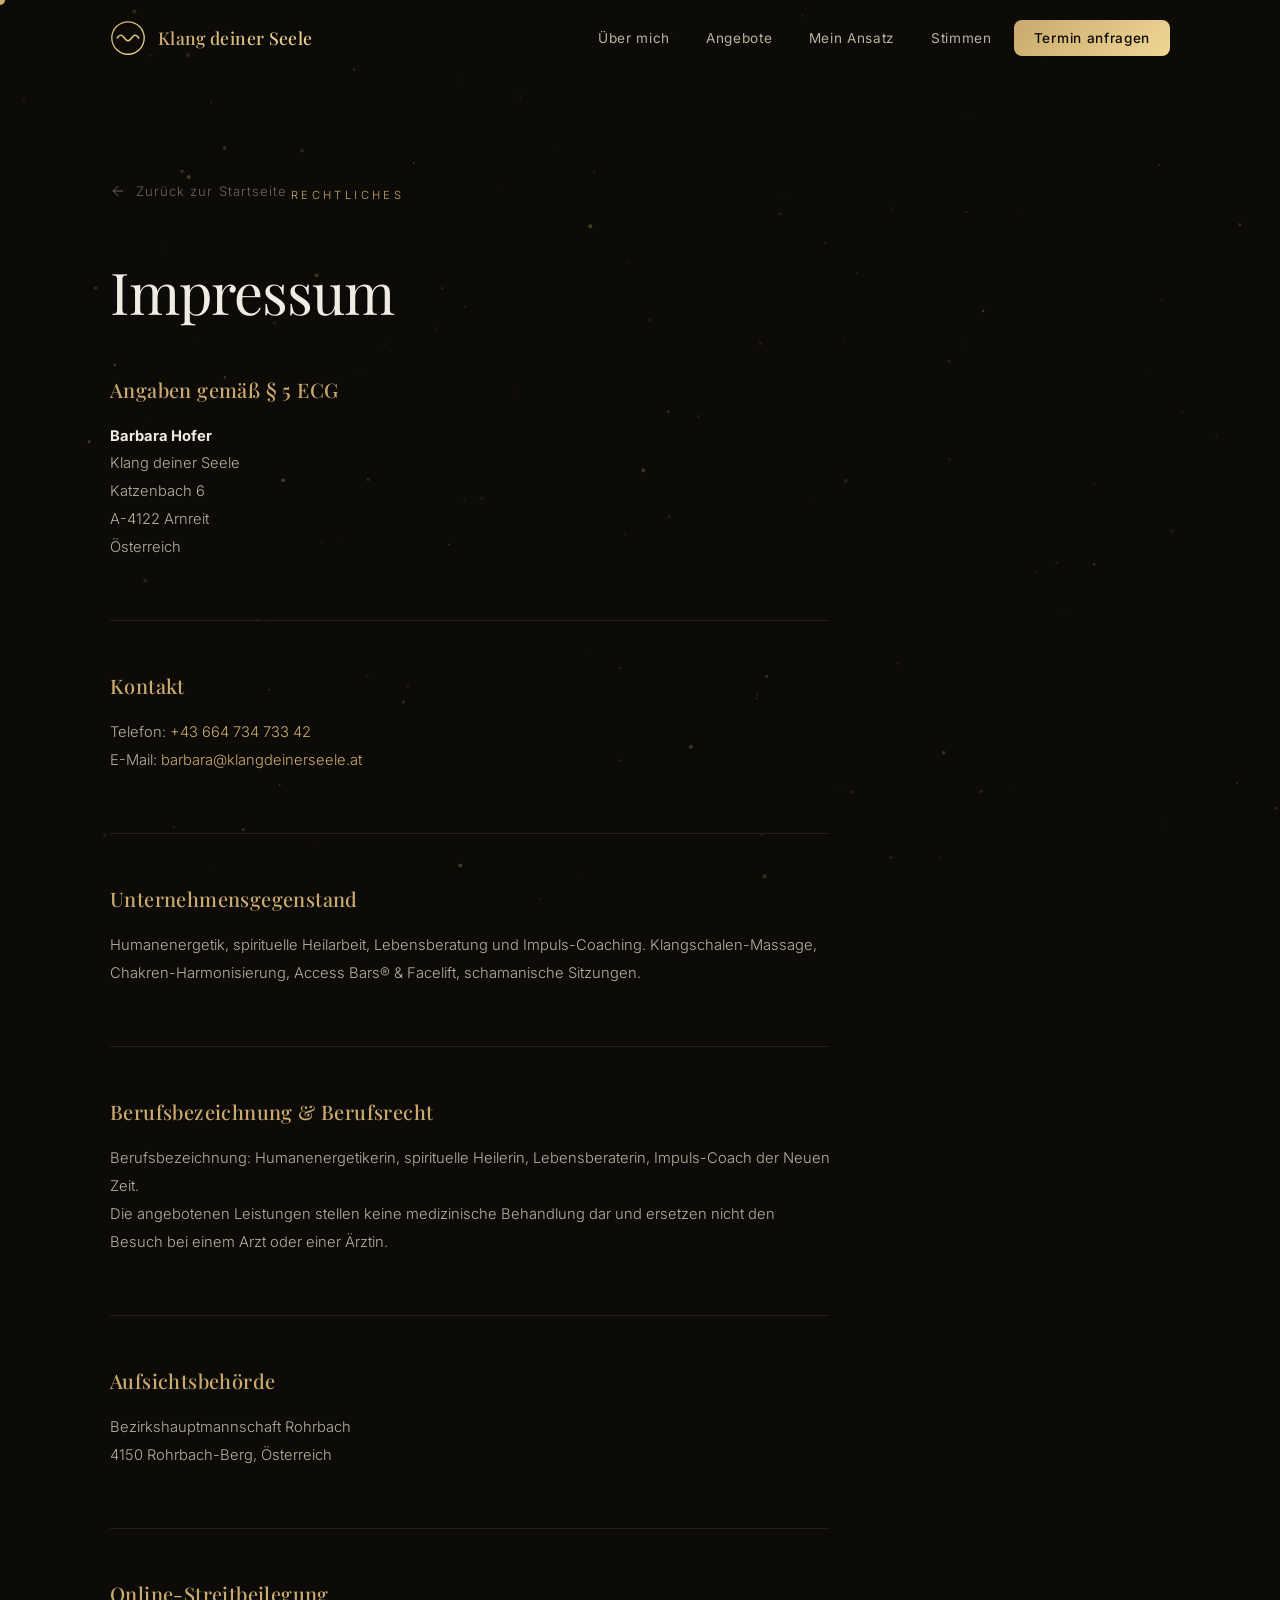
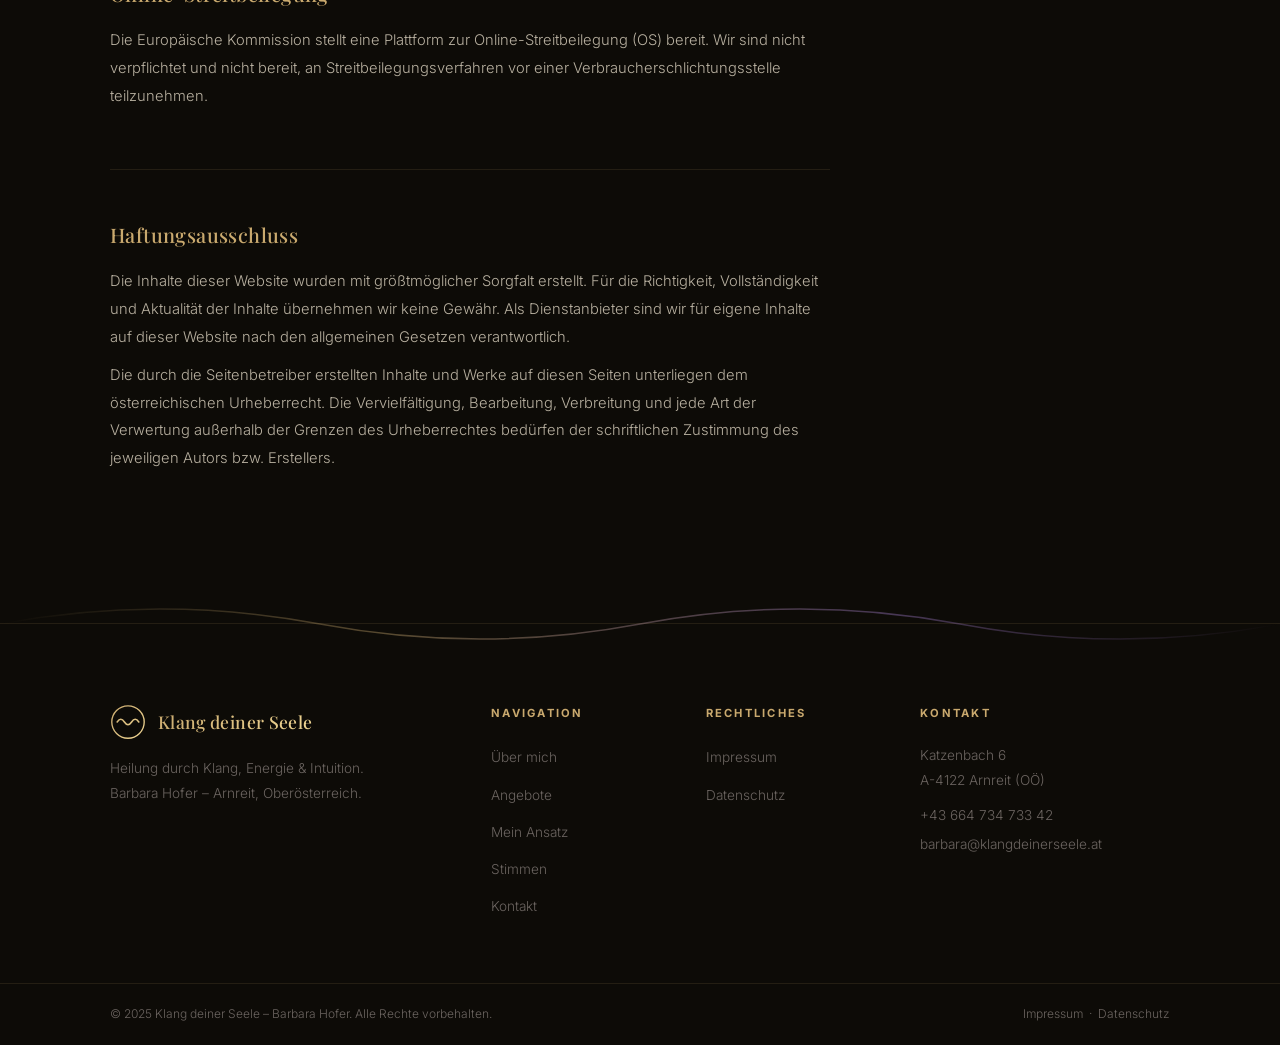
<file: impressum.html>
<!DOCTYPE html>
<html lang="de">
<head>
  <meta charset="UTF-8" />
  <meta name="viewport" content="width=device-width, initial-scale=1.0" />
  <title>Impressum – Klang deiner Seele | Barbara Hofer</title>
  <meta name="description" content="Impressum – Barbara Hofer, Klang deiner Seele. Angaben gemäß § 5 ECG." />
  <link rel="preconnect" href="https://fonts.googleapis.com">
  <link rel="preconnect" href="https://fonts.gstatic.com" crossorigin>
  <link href="https://fonts.googleapis.com/css2?family=Playfair+Display:ital,wght@0,400;0,500;0,600;0,700;1,400;1,500&family=Cormorant+Garamond:ital,wght@0,300;0,400;0,500;1,300;1,400&family=Inter:wght@300;400;500&display=swap" rel="stylesheet">
  <link rel="stylesheet" href="styles.css" />
  <style>
    .legal-page {
      position: relative; z-index: 1;
      padding: clamp(120px, 15vw, 180px) 0 clamp(80px, 12vw, 140px);
      min-height: 80vh;
    }
    .legal-page .section-label { margin-bottom: 12px; }
    .legal-page .section-title { margin-bottom: 48px; }
    .legal-content {
      max-width: 720px;
    }
    .legal-block {
      margin-bottom: 48px;
      padding-bottom: 48px;
      border-bottom: 1px solid var(--border);
    }
    .legal-block:last-child {
      border-bottom: none;
      margin-bottom: 0;
      padding-bottom: 0;
    }
    .legal-block h2 {
      font-family: var(--font-display);
      font-size: 1.25rem;
      font-weight: 500;
      color: var(--gold);
      margin-bottom: 16px;
      letter-spacing: 0.02em;
    }
    .legal-block p, .legal-block address {
      font-size: 0.92rem;
      color: var(--text-secondary);
      line-height: 1.9;
      font-style: normal;
      margin-bottom: 10px;
    }
    .legal-block a {
      color: var(--gold);
      text-decoration: none;
      transition: opacity 0.3s;
    }
    .legal-block a:hover { opacity: 0.75; }
    .legal-back {
      display: inline-flex; align-items: center; gap: 10px;
      font-size: 0.82rem;
      letter-spacing: 0.08em;
      color: var(--text-muted);
      text-decoration: none;
      margin-bottom: 56px;
      transition: color 0.3s;
    }
    .legal-back:hover { color: var(--gold); }
    .legal-back svg { width: 16px; height: 16px; }
  </style>
</head>
<body>

  <!-- Custom Cursor -->
  <div class="cursor" id="cursor"></div>
  <div class="cursor-trail" id="cursorTrail"></div>

  <!-- Particle Canvas -->
  <canvas id="particleCanvas"></canvas>

  <!-- ═══════════════════ NAVIGATION ═══════════════════ -->
  <nav id="navbar">
    <div class="nav-inner">
      <a href="index.html#hero" class="nav-logo">
        <span class="logo-icon">
          <svg viewBox="0 0 40 40" fill="none" xmlns="http://www.w3.org/2000/svg">
            <circle cx="20" cy="20" r="18" stroke="url(#goldGrad)" stroke-width="1.5"/>
            <path d="M8 20 Q12 14 16 20 Q20 26 24 20 Q28 14 32 20" stroke="url(#goldGrad)" stroke-width="1.8" fill="none" stroke-linecap="round"/>
            <defs>
              <linearGradient id="goldGrad" x1="0" y1="0" x2="40" y2="40" gradientUnits="userSpaceOnUse">
                <stop offset="0%" stop-color="#c9a96e"/>
                <stop offset="100%" stop-color="#f0d794"/>
              </linearGradient>
            </defs>
          </svg>
        </span>
        <span class="logo-text">Klang deiner Seele</span>
      </a>
      <button class="nav-toggle" id="navToggle" aria-label="Menu öffnen">
        <span></span><span></span><span></span>
      </button>
      <ul class="nav-links" id="navLinks">
        <li><a href="index.html#about" class="nav-link">Über mich</a></li>
        <li><a href="index.html#services" class="nav-link">Angebote</a></li>
        <li><a href="index.html#approach" class="nav-link">Mein Ansatz</a></li>
        <li><a href="index.html#testimonials" class="nav-link">Stimmen</a></li>
        <li><a href="index.html#contact" class="nav-link nav-cta">Termin anfragen</a></li>
      </ul>
    </div>
  </nav>

  <!-- ═══════════════════ IMPRESSUM ═══════════════════ -->
  <section class="legal-page">
    <div class="container">
      <div class="legal-content">
        <a href="index.html" class="legal-back">
          <svg viewBox="0 0 24 24" fill="none"><path d="M19 12H5M5 12L12 19M5 12L12 5" stroke="currentColor" stroke-width="1.5" stroke-linecap="round" stroke-linejoin="round"/></svg>
          Zurück zur Startseite
        </a>

        <div class="section-label">Rechtliches</div>
        <h1 class="section-title">Impressum</h1>

        <div class="legal-block">
          <h2>Angaben gemäß § 5 ECG</h2>
          <address>
            <strong style="color: var(--text-primary);">Barbara Hofer</strong><br>
            Klang deiner Seele<br>
            Katzenbach 6<br>
            A-4122 Arnreit<br>
            Österreich
          </address>
        </div>

        <div class="legal-block">
          <h2>Kontakt</h2>
          <p>
            Telefon: <a href="tel:+4366473473342">+43 664 734 733 42</a><br>
            E-Mail: <a href="mailto:barbara@klangdeinerseele.at">barbara@klangdeinerseele.at</a>
          </p>
        </div>

        <div class="legal-block">
          <h2>Unternehmensgegenstand</h2>
          <p>
            Humanenergetik, spirituelle Heilarbeit, Lebensberatung und Impuls-Coaching.
            Klangschalen-Massage, Chakren-Harmonisierung, Access Bars® & Facelift, schamanische Sitzungen.
          </p>
        </div>

        <div class="legal-block">
          <h2>Berufsbezeichnung & Berufsrecht</h2>
          <p>
            Berufsbezeichnung: Humanenergetikerin, spirituelle Heilerin, Lebensberaterin, Impuls-Coach der Neuen Zeit.<br>
            Die angebotenen Leistungen stellen keine medizinische Behandlung dar und ersetzen nicht den Besuch bei einem Arzt oder einer Ärztin.
          </p>
        </div>

        <div class="legal-block">
          <h2>Aufsichtsbehörde</h2>
          <p>
            Bezirkshauptmannschaft Rohrbach<br>
            4150 Rohrbach-Berg, Österreich
          </p>
        </div>

        <div class="legal-block">
          <h2>Online-Streitbeilegung</h2>
          <p>
            Die Europäische Kommission stellt eine Plattform zur Online-Streitbeilegung (OS) bereit.
            Wir sind nicht verpflichtet und nicht bereit, an Streitbeilegungsverfahren vor einer
            Verbraucherschlichtungsstelle teilzunehmen.
          </p>
        </div>

        <div class="legal-block">
          <h2>Haftungsausschluss</h2>
          <p>
            Die Inhalte dieser Website wurden mit größtmöglicher Sorgfalt erstellt. Für die Richtigkeit,
            Vollständigkeit und Aktualität der Inhalte übernehmen wir keine Gewähr. Als Dienstanbieter sind
            wir für eigene Inhalte auf dieser Website nach den allgemeinen Gesetzen verantwortlich.
          </p>
          <p>
            Die durch die Seitenbetreiber erstellten Inhalte und Werke auf diesen Seiten unterliegen dem
            österreichischen Urheberrecht. Die Vervielfältigung, Bearbeitung, Verbreitung und jede Art der
            Verwertung außerhalb der Grenzen des Urheberrechtes bedürfen der schriftlichen Zustimmung des
            jeweiligen Autors bzw. Erstellers.
          </p>
        </div>
      </div>
    </div>
  </section>

  <!-- ═══════════════════ FOOTER ═══════════════════ -->
  <footer id="footer">
    <div class="footer-wave">
      <svg viewBox="0 0 1440 60" preserveAspectRatio="none" fill="none" xmlns="http://www.w3.org/2000/svg">
        <path d="M0 30 Q180 0 360 30 Q540 60 720 30 Q900 0 1080 30 Q1260 60 1440 30" stroke="url(#footerWave)" stroke-width="1.5" fill="none" opacity="0.4"/>
        <defs>
          <linearGradient id="footerWave" x1="0" y1="0" x2="1440" y2="0" gradientUnits="userSpaceOnUse">
            <stop offset="0%" stop-color="#c9a96e" stop-opacity="0"/>
            <stop offset="30%" stop-color="#c9a96e"/>
            <stop offset="70%" stop-color="#a07bc9"/>
            <stop offset="100%" stop-color="#a07bc9" stop-opacity="0"/>
          </linearGradient>
        </defs>
      </svg>
    </div>
    <div class="footer-inner container">
      <div class="footer-brand">
        <a href="index.html#hero" class="nav-logo">
          <span class="logo-icon">
            <svg viewBox="0 0 40 40" fill="none" xmlns="http://www.w3.org/2000/svg">
              <circle cx="20" cy="20" r="18" stroke="url(#goldGrad2)" stroke-width="1.5"/>
              <path d="M8 20 Q12 14 16 20 Q20 26 24 20 Q28 14 32 20" stroke="url(#goldGrad2)" stroke-width="1.8" fill="none" stroke-linecap="round"/>
              <defs>
                <linearGradient id="goldGrad2" x1="0" y1="0" x2="40" y2="40" gradientUnits="userSpaceOnUse">
                  <stop offset="0%" stop-color="#c9a96e"/>
                  <stop offset="100%" stop-color="#f0d794"/>
                </linearGradient>
              </defs>
            </svg>
          </span>
          <span class="logo-text">Klang deiner Seele</span>
        </a>
        <p>Heilung durch Klang, Energie & Intuition.<br>Barbara Hofer – Arnreit, Oberösterreich.</p>
      </div>
      <div class="footer-links">
        <h4>Navigation</h4>
        <ul>
          <li><a href="index.html#about">Über mich</a></li>
          <li><a href="index.html#services">Angebote</a></li>
          <li><a href="index.html#approach">Mein Ansatz</a></li>
          <li><a href="index.html#testimonials">Stimmen</a></li>
          <li><a href="index.html#contact">Kontakt</a></li>
        </ul>
      </div>
      <div class="footer-links">
        <h4>Rechtliches</h4>
        <ul>
          <li><a href="impressum.html">Impressum</a></li>
          <li><a href="datenschutz.html">Datenschutz</a></li>
        </ul>
      </div>
      <div class="footer-contact">
        <h4>Kontakt</h4>
        <p>Katzenbach 6<br>A-4122 Arnreit (OÖ)</p>
        <a href="tel:+4366473473342">+43 664 734 733 42</a>
        <a href="mailto:barbara@klangdeinerseele.at">barbara@klangdeinerseele.at</a>
      </div>
    </div>
    <div class="footer-bottom">
      <div class="container">
        <span>© 2025 Klang deiner Seele – Barbara Hofer. Alle Rechte vorbehalten.</span>
        <span>
          <a href="impressum.html" style="color: inherit; text-decoration: none; transition: color 0.3s;" onmouseover="this.style.color='#c9a96e'" onmouseout="this.style.color='inherit'">Impressum</a>
          &nbsp;·&nbsp;
          <a href="datenschutz.html" style="color: inherit; text-decoration: none; transition: color 0.3s;" onmouseover="this.style.color='#c9a96e'" onmouseout="this.style.color='inherit'">Datenschutz</a>
        </span>
      </div>
    </div>
  </footer>

  <script src="script.js"></script>
</body>
</html>
</file>
<file: styles.css>
/* ═══════════════════════════════════════════════════════════
   KLANG DEINER SEELE – Premium Design System
   Barbara Hofer | Arnreit, OÖ
   ═══════════════════════════════════════════════════════════ */

/* ── Reset & Base ── */
*, *::before, *::after { box-sizing: border-box; margin: 0; padding: 0; }

:root {
  --bg-deep:       #0d0b07;
  --bg-mid:        #16120a;
  --bg-card:       rgba(255,248,235,0.03);
  --bg-card-hover: rgba(255,248,235,0.06);
  --gold:          #c9a96e;
  --gold-light:    #f0d794;
  --gold-dim:      rgba(201,169,110,0.15);
  --purple:        #a07bc9;
  --purple-dim:    rgba(160,123,201,0.15);
  --purple-dark:   #7b6d8d;
  --text-primary:  #f0ece4;
  --text-secondary:#b8b0a0;
  --text-muted:    #6b6460;
  --border:        rgba(201,169,110,0.12);
  --border-hover:  rgba(201,169,110,0.35);
  --radius-sm:     8px;
  --radius-md:     16px;
  --radius-lg:     24px;
  --radius-xl:     40px;
  --shadow-gold:   0 0 40px rgba(201,169,110,0.15);
  --shadow-purple: 0 0 40px rgba(160,123,201,0.15);
  --font-display:  'Playfair Display', Georgia, serif;
  --font-body:     'Inter', system-ui, sans-serif;
  --font-elegant:  'Cormorant Garamond', Georgia, serif;
  --ease-smooth:   cubic-bezier(0.4, 0, 0.2, 1);
  --ease-spring:   cubic-bezier(0.34, 1.56, 0.64, 1);
  --ease-out:      cubic-bezier(0.0, 0.0, 0.2, 1);
}

html { scroll-behavior: smooth; font-size: 16px; }

body {
  background: var(--bg-deep);
  color: var(--text-primary);
  font-family: var(--font-body);
  font-weight: 300;
  line-height: 1.7;
  overflow-x: hidden;
  cursor: none;
}

::selection { background: var(--gold-dim); color: var(--gold-light); }

/* ── Scrollbar ── */
::-webkit-scrollbar { width: 6px; }
::-webkit-scrollbar-track { background: var(--bg-deep); }
::-webkit-scrollbar-thumb { background: linear-gradient(180deg, var(--gold), var(--purple)); border-radius: 3px; }

/* ── Container ── */
.container { max-width: 1180px; margin: 0 auto; padding: 0 clamp(20px, 5vw, 60px); }

/* ══════════════════════════════════════════
   CUSTOM CURSOR
══════════════════════════════════════════ */
.cursor {
  width: 10px; height: 10px;
  background: var(--gold);
  border-radius: 50%;
  position: fixed; top: 0; left: 0;
  pointer-events: none;
  z-index: 9999;
  transform: translate(-50%, -50%);
  transition: transform 0.1s var(--ease-smooth), background 0.3s, width 0.3s var(--ease-spring), height 0.3s var(--ease-spring);
  mix-blend-mode: screen;
}
.cursor.hover {
  width: 40px; height: 40px;
  background: transparent;
  border: 1.5px solid var(--gold);
}
.cursor-trail {
  width: 32px; height: 32px;
  border: 1px solid rgba(201,169,110,0.4);
  border-radius: 50%;
  position: fixed; top: 0; left: 0;
  pointer-events: none;
  z-index: 9998;
  transform: translate(-50%, -50%);
  transition: transform 0.18s var(--ease-smooth);
}

/* ══════════════════════════════════════════
   PARTICLE CANVAS
══════════════════════════════════════════ */
#particleCanvas {
  position: fixed; top: 0; left: 0;
  width: 100%; height: 100%;
  z-index: 0;
  pointer-events: none;
  opacity: 0.5;
}

/* ══════════════════════════════════════════
   NAVIGATION
══════════════════════════════════════════ */
#navbar {
  position: fixed; top: 0; left: 0; right: 0;
  z-index: 1000;
  padding: 20px 0;
  transition: all 0.5s var(--ease-smooth);
}
#navbar.scrolled {
  padding: 12px 0;
  background: rgba(13,11,7,0.88);
  backdrop-filter: blur(20px);
  -webkit-backdrop-filter: blur(20px);
  border-bottom: 1px solid var(--border);
}
.nav-inner {
  max-width: 1180px;
  margin: 0 auto;
  padding: 0 clamp(20px, 5vw, 60px);
  display: flex;
  align-items: center;
  justify-content: space-between;
  gap: 32px;
}
.nav-logo {
  display: flex; align-items: center; gap: 12px;
  text-decoration: none; color: var(--text-primary);
  flex-shrink: 0;
}
.logo-icon { width: 36px; height: 36px; flex-shrink: 0; }
.logo-text {
  font-family: var(--font-display);
  font-size: 1.1rem;
  font-weight: 500;
  letter-spacing: 0.02em;
  background: linear-gradient(135deg, var(--gold), var(--gold-light));
  -webkit-background-clip: text;
  -webkit-text-fill-color: transparent;
  background-clip: text;
}
.nav-links {
  display: flex; align-items: center; gap: 8px;
  list-style: none;
}
.nav-link {
  text-decoration: none;
  color: var(--text-secondary);
  font-size: 0.85rem;
  font-weight: 400;
  letter-spacing: 0.05em;
  padding: 8px 14px;
  border-radius: var(--radius-sm);
  transition: color 0.3s, background 0.3s;
  position: relative;
}
.nav-link::after {
  content: '';
  position: absolute; bottom: 4px; left: 50%; transform: translateX(-50%);
  width: 0; height: 1px;
  background: var(--gold);
  transition: width 0.3s var(--ease-smooth);
}
.nav-link:hover { color: var(--text-primary); }
.nav-link:hover::after { width: 20px; }
.nav-link.nav-cta {
  background: linear-gradient(135deg, var(--gold), var(--gold-light));
  color: var(--bg-deep) !important;
  font-weight: 500;
  padding: 10px 20px;
  -webkit-text-fill-color: var(--bg-deep);
}
.nav-link.nav-cta::after { display: none; }
.nav-link.nav-cta:hover { opacity: 0.9; transform: translateY(-1px); }
.nav-toggle {
  display: none;
  flex-direction: column; gap: 5px;
  background: none; border: none; cursor: none;
  padding: 6px;
}
.nav-toggle span {
  display: block; width: 22px; height: 1.5px;
  background: var(--text-primary);
  transition: all 0.3s;
}

/* ══════════════════════════════════════════
   HERO
══════════════════════════════════════════ */
#hero {
  position: relative;
  min-height: 100vh;
  display: flex; align-items: center; justify-content: center;
  overflow: hidden;
  z-index: 1;
}

/* Orbs */
.hero-bg-orbs { position: absolute; inset: 0; pointer-events: none; }
.orb {
  position: absolute;
  border-radius: 50%;
  filter: blur(100px);
  animation: orbFloat 8s ease-in-out infinite;
}
.orb-1 {
  width: 600px; height: 600px;
  top: -200px; left: -150px;
  background: radial-gradient(circle, rgba(180,120,60,0.18) 0%, transparent 70%);
  animation-delay: 0s;
}
.orb-2 {
  width: 500px; height: 500px;
  bottom: -100px; right: -100px;
  background: radial-gradient(circle, rgba(201,169,110,0.14) 0%, transparent 70%);
  animation-delay: -3s;
}
.orb-3 {
  width: 400px; height: 400px;
  top: 50%; left: 50%; transform: translate(-50%, -50%);
  background: radial-gradient(circle, rgba(160,123,201,0.07) 0%, transparent 70%);
  animation-delay: -6s;
}
@keyframes orbFloat {
  0%, 100% { transform: translate(0, 0) scale(1); }
  33%       { transform: translate(30px, -30px) scale(1.05); }
  66%       { transform: translate(-20px, 20px) scale(0.97); }
}
.orb-3 { animation-name: orbFloat3; }
@keyframes orbFloat3 {
  0%, 100% { transform: translate(-50%, -50%) scale(1); }
  50%       { transform: translate(calc(-50% + 20px), calc(-50% - 20px)) scale(1.08); }
}

/* Sound Wave */
.hero-soundwave {
  position: absolute; bottom: 0; left: 0; right: 0;
  height: 180px;
  pointer-events: none;
}
.hero-soundwave svg { width: 100%; height: 100%; }

/* Hero Content */
.hero-content {
  position: relative; z-index: 2;
  text-align: center;
  padding: 120px 20px 80px;
  max-width: 820px;
}
.hero-label {
  display: inline-block;
  font-size: 0.75rem;
  letter-spacing: 0.25em;
  text-transform: uppercase;
  color: var(--gold);
  border: 1px solid var(--border);
  padding: 8px 20px;
  border-radius: var(--radius-xl);
  margin-bottom: 36px;
  background: rgba(201,169,110,0.06);
}
.hero-title {
  font-family: var(--font-display);
  font-size: clamp(4rem, 10vw, 9rem);
  font-weight: 400;
  line-height: 1.0;
  letter-spacing: -0.02em;
  display: flex;
  flex-direction: column;
  align-items: center;
  gap: 0;
  margin-bottom: 32px;
}
.hero-title span { display: block; }
.hero-title-em { font-style: italic; }
.hero-title em {
  font-style: italic;
  background: linear-gradient(135deg, var(--gold) 0%, var(--gold-light) 40%, var(--purple) 100%);
  -webkit-background-clip: text;
  -webkit-text-fill-color: transparent;
  background-clip: text;
}
.hero-subtitle {
  font-family: var(--font-elegant);
  font-size: clamp(1.1rem, 2.5vw, 1.45rem);
  font-weight: 300;
  color: var(--text-secondary);
  margin-bottom: 48px;
  letter-spacing: 0.02em;
  line-height: 1.8;
}
.hero-actions {
  display: flex; gap: 16px; justify-content: center; flex-wrap: wrap;
  margin-bottom: 64px;
}
.hero-meta {
  display: flex; align-items: center; gap: 32px;
  justify-content: center;
  flex-wrap: wrap;
}
.hero-meta-item { text-align: center; }
.meta-num {
  display: block;
  font-family: var(--font-display);
  font-size: 2rem;
  font-weight: 500;
  background: linear-gradient(135deg, var(--gold), var(--gold-light));
  -webkit-background-clip: text;
  -webkit-text-fill-color: transparent;
  background-clip: text;
  line-height: 1.1;
}
.meta-label {
  font-size: 0.72rem;
  letter-spacing: 0.12em;
  text-transform: uppercase;
  color: var(--text-muted);
}
.hero-divider { width: 1px; height: 40px; background: var(--border); }

/* Scroll indicator */
.hero-scroll {
  position: absolute; bottom: 40px; left: 50%; transform: translateX(-50%);
  display: flex; flex-direction: column; align-items: center; gap: 12px;
  color: var(--text-muted); font-size: 0.7rem; letter-spacing: 0.2em;
  text-transform: uppercase;
  animation: scrollBounce 2s ease-in-out infinite;
}
.scroll-line {
  width: 1px; height: 50px;
  background: linear-gradient(180deg, var(--gold), transparent);
}
@keyframes scrollBounce {
  0%, 100% { transform: translateX(-50%) translateY(0); }
  50%       { transform: translateX(-50%) translateY(8px); }
}

/* ══════════════════════════════════════════
   BUTTONS
══════════════════════════════════════════ */
.btn {
  display: inline-flex; align-items: center; gap: 10px;
  padding: 14px 32px;
  border-radius: var(--radius-xl);
  font-size: 0.85rem;
  font-weight: 500;
  letter-spacing: 0.05em;
  text-decoration: none;
  border: none; cursor: none;
  transition: all 0.35s var(--ease-smooth);
  position: relative; overflow: hidden;
}
.btn::before {
  content: '';
  position: absolute; inset: 0;
  background: rgba(255,255,255,0.1);
  transform: translateX(-100%);
  transition: transform 0.4s var(--ease-smooth);
}
.btn:hover::before { transform: translateX(0); }
.btn-primary {
  background: linear-gradient(135deg, var(--gold), var(--gold-light));
  color: var(--bg-deep);
}
.btn-primary:hover { transform: translateY(-2px); box-shadow: 0 12px 40px rgba(201,169,110,0.35); }
.btn-ghost {
  background: transparent;
  color: var(--text-primary);
  border: 1px solid var(--border-hover);
}
.btn-ghost:hover { border-color: var(--gold); color: var(--gold); transform: translateY(-2px); }
.btn-large { padding: 18px 48px; font-size: 0.95rem; }
.btn-full { width: 100%; justify-content: center; }
.btn svg { width: 18px; height: 18px; flex-shrink: 0; }

/* ══════════════════════════════════════════
   SECTION LABELS & TITLES
══════════════════════════════════════════ */
.section-label {
  display: inline-block;
  font-size: 0.7rem;
  letter-spacing: 0.3em;
  text-transform: uppercase;
  color: var(--gold);
  margin-bottom: 20px;
}
.section-title {
  font-family: var(--font-display);
  font-size: clamp(2.2rem, 5vw, 3.6rem);
  font-weight: 400;
  line-height: 1.15;
  letter-spacing: -0.02em;
  color: var(--text-primary);
  margin-bottom: 24px;
}
.section-title em {
  font-style: italic;
  background: linear-gradient(135deg, var(--gold) 0%, var(--gold-light) 50%, var(--purple) 100%);
  -webkit-background-clip: text;
  -webkit-text-fill-color: transparent;
  background-clip: text;
}
.section-desc {
  font-size: 1.05rem;
  color: var(--text-secondary);
  max-width: 520px;
  margin: 0 auto;
  line-height: 1.8;
}
.section-header { text-align: center; margin-bottom: 72px; }

/* ══════════════════════════════════════════
   ABOUT
══════════════════════════════════════════ */
#about {
  position: relative; z-index: 1;
  padding: clamp(80px, 12vw, 140px) 0;
}
.about-grid {
  display: grid;
  grid-template-columns: 1fr 1fr;
  gap: clamp(48px, 8vw, 96px);
  align-items: center;
}
.about-visual { position: relative; }
.about-image-frame {
  position: relative;
  width: 100%; padding-bottom: 110%;
}
.about-image-placeholder {
  position: absolute; inset: 0;
  background: linear-gradient(135deg, rgba(160,123,201,0.1) 0%, rgba(201,169,110,0.08) 100%);
  border-radius: var(--radius-lg);
  border: 1px solid var(--border);
  display: flex; align-items: center; justify-content: center;
  overflow: hidden;
}
.about-image-placeholder::before {
  content: '';
  position: absolute; inset: -1px;
  background: linear-gradient(135deg, transparent 0%, rgba(201,169,110,0.15) 50%, transparent 100%);
  border-radius: var(--radius-lg);
  animation: shimmer 4s ease-in-out infinite;
}
@keyframes shimmer {
  0%, 100% { opacity: 0; }
  50%       { opacity: 1; }
}
.image-symbol { width: 160px; height: 160px; animation: rotateSlow 20s linear infinite; }
@keyframes rotateSlow { from { transform: rotate(0deg); } to { transform: rotate(360deg); } }
.about-badge {
  position: absolute; bottom: -20px; right: -20px;
  background: linear-gradient(135deg, var(--gold), var(--gold-light));
  color: var(--bg-deep);
  padding: 18px 24px;
  border-radius: var(--radius-md);
  display: flex; flex-direction: column;
  font-size: 0.75rem;
  font-weight: 600;
  letter-spacing: 0.05em;
  text-transform: uppercase;
  box-shadow: 0 20px 60px rgba(201,169,110,0.3);
}
.about-floating-card {
  position: absolute; top: -20px; left: -20px;
  background: rgba(13,11,7,0.92);
  backdrop-filter: blur(20px);
  border: 1px solid var(--border);
  border-radius: var(--radius-md);
  padding: 16px 20px;
  display: flex; align-items: center; gap: 14px;
  animation: floatCard 4s ease-in-out infinite;
}
@keyframes floatCard {
  0%, 100% { transform: translateY(0); }
  50%       { transform: translateY(-8px); }
}
.fc-icon { font-size: 1.4rem; color: var(--gold); }
.fc-text { display: flex; flex-direction: column; }
.fc-text strong { font-size: 0.88rem; color: var(--text-primary); }
.fc-text span { font-size: 0.72rem; color: var(--text-muted); }

.about-content { padding-left: 20px; }
.about-text { margin-bottom: 32px; }
.about-text p {
  color: var(--text-secondary);
  margin-bottom: 16px;
  font-size: 0.95rem;
  line-height: 1.9;
}
.about-tags { display: flex; flex-wrap: wrap; gap: 8px; margin-bottom: 36px; }
.tag {
  display: inline-block;
  font-size: 0.72rem;
  letter-spacing: 0.08em;
  color: var(--gold);
  border: 1px solid var(--border);
  padding: 6px 14px;
  border-radius: var(--radius-xl);
  background: var(--gold-dim);
  transition: all 0.3s;
}
.tag:hover { border-color: var(--gold); background: rgba(201,169,110,0.2); }

/* ══════════════════════════════════════════
   SERVICES
══════════════════════════════════════════ */
#services {
  position: relative; z-index: 1;
  padding: clamp(80px, 12vw, 140px) 0;
  background: linear-gradient(180deg, transparent 0%, rgba(160,123,201,0.04) 50%, transparent 100%);
}
.services-grid {
  display: grid;
  grid-template-columns: repeat(3, 1fr);
  gap: 24px;
  margin-bottom: 56px;
}
.service-card {
  position: relative;
  background: var(--bg-card);
  border: 1px solid var(--border);
  border-radius: var(--radius-lg);
  padding: 36px 28px;
  transition: all 0.4s var(--ease-smooth);
  overflow: hidden;
  cursor: default;
}
.service-card::before {
  content: '';
  position: absolute; top: 0; left: 0; right: 0;
  height: 2px;
  background: linear-gradient(90deg, transparent, var(--gold), transparent);
  opacity: 0;
  transition: opacity 0.4s;
}
.service-card:hover {
  background: var(--bg-card-hover);
  border-color: var(--border-hover);
  transform: translateY(-6px);
  box-shadow: 0 24px 80px rgba(0,0,0,0.4), var(--shadow-gold);
}
.service-card:hover::before { opacity: 1; }
.service-card.featured {
  background: linear-gradient(135deg, rgba(201,169,110,0.08) 0%, rgba(160,123,201,0.06) 100%);
  border-color: rgba(201,169,110,0.25);
  grid-column: span 1;
}
.sc-glow {
  position: absolute;
  width: 200px; height: 200px;
  border-radius: 50%;
  background: radial-gradient(circle, rgba(201,169,110,0.12) 0%, transparent 70%);
  top: -60px; right: -60px;
  pointer-events: none;
  transition: opacity 0.4s;
  opacity: 0;
}
.service-card:hover .sc-glow { opacity: 1; }
.sc-icon { width: 52px; height: 52px; margin-bottom: 20px; }
.sc-tag {
  display: inline-block;
  position: absolute; top: 20px; right: 20px;
  font-size: 0.65rem;
  letter-spacing: 0.15em;
  text-transform: uppercase;
  color: var(--bg-deep);
  background: linear-gradient(135deg, var(--gold), var(--gold-light));
  padding: 4px 10px;
  border-radius: var(--radius-xl);
}
.service-card h3 {
  font-family: var(--font-display);
  font-size: 1.35rem;
  font-weight: 500;
  line-height: 1.2;
  color: var(--text-primary);
  margin-bottom: 14px;
}
.service-card p {
  font-size: 0.88rem;
  color: var(--text-secondary);
  line-height: 1.8;
  margin-bottom: 20px;
}
.sc-benefits {
  display: flex; flex-direction: column; gap: 6px;
  margin-bottom: 28px;
}
.sc-benefits span { font-size: 0.78rem; color: var(--gold); letter-spacing: 0.05em; }
.sc-link {
  display: inline-flex; align-items: center; gap: 8px;
  font-size: 0.8rem;
  letter-spacing: 0.08em;
  color: var(--gold);
  text-decoration: none;
  transition: gap 0.3s;
}
.sc-link:hover { gap: 12px; }
.sc-link span { transition: transform 0.3s; }
.sc-link:hover span { transform: translateX(4px); }

.services-online {
  text-align: center;
  padding: 32px 40px;
  background: var(--bg-card);
  border: 1px solid var(--border);
  border-radius: var(--radius-lg);
  display: flex; flex-direction: column; align-items: center; gap: 12px;
}
.online-badge {
  display: flex; align-items: center; gap: 10px;
  font-size: 0.8rem; letter-spacing: 0.1em; text-transform: uppercase;
  color: var(--gold);
}
.online-dot {
  width: 8px; height: 8px; border-radius: 50%;
  background: #4ade80;
  box-shadow: 0 0 10px rgba(74,222,128,0.6);
  animation: pulse 2s ease-in-out infinite;
}
@keyframes pulse {
  0%, 100% { transform: scale(1); opacity: 1; }
  50%       { transform: scale(1.4); opacity: 0.7; }
}
.services-online p {
  color: var(--text-secondary);
  font-size: 0.88rem;
  max-width: 500px;
}

/* ══════════════════════════════════════════
   APPROACH
══════════════════════════════════════════ */
#approach {
  position: relative; z-index: 1;
  padding: clamp(80px, 12vw, 140px) 0;
}
.steps-grid {
  display: grid;
  grid-template-columns: 1fr auto 1fr auto 1fr;
  gap: 24px;
  align-items: start;
  margin-top: 16px;
}
.step {
  background: var(--bg-card);
  border: 1px solid var(--border);
  border-radius: var(--radius-lg);
  padding: 40px 32px;
  transition: all 0.4s var(--ease-smooth);
  position: relative;
  overflow: hidden;
}
.step::before {
  content: '';
  position: absolute; bottom: 0; left: 0; right: 0;
  height: 3px;
  background: linear-gradient(90deg, var(--gold), var(--purple));
  transform: scaleX(0);
  transform-origin: left;
  transition: transform 0.5s var(--ease-smooth);
}
.step:hover { border-color: var(--border-hover); transform: translateY(-4px); }
.step:hover::before { transform: scaleX(1); }
.step-num {
  font-family: var(--font-display);
  font-size: 3.5rem;
  font-weight: 400;
  line-height: 1;
  background: linear-gradient(135deg, var(--gold-dim), rgba(201,169,110,0.06));
  -webkit-background-clip: text;
  -webkit-text-fill-color: transparent;
  background-clip: text;
  margin-bottom: 20px;
  letter-spacing: -0.04em;
}
.step h3 {
  font-family: var(--font-display);
  font-size: 1.2rem;
  font-weight: 500;
  color: var(--text-primary);
  margin-bottom: 12px;
  line-height: 1.3;
}
.step p { font-size: 0.88rem; color: var(--text-secondary); line-height: 1.8; }
.step-line {
  width: 60px; height: 1px;
  background: linear-gradient(90deg, var(--gold), var(--purple));
  align-self: center;
  opacity: 0.4;
  flex-shrink: 0;
}

/* ══════════════════════════════════════════
   TESTIMONIALS
══════════════════════════════════════════ */
#testimonials {
  position: relative; z-index: 1;
  padding: clamp(80px, 12vw, 140px) 0;
  background: linear-gradient(180deg, transparent 0%, rgba(201,169,110,0.03) 50%, transparent 100%);
}
.testi-bg-glow {
  position: absolute; top: 50%; left: 50%;
  transform: translate(-50%, -50%);
  width: 600px; height: 600px;
  background: radial-gradient(circle, rgba(201,169,110,0.06) 0%, transparent 70%);
  pointer-events: none;
}
.testi-grid {
  display: grid;
  grid-template-columns: repeat(3, 1fr);
  gap: 24px;
}
.testi-card {
  background: var(--bg-card);
  border: 1px solid var(--border);
  border-radius: var(--radius-lg);
  padding: 36px 32px;
  transition: all 0.4s var(--ease-smooth);
  position: relative;
}
.testi-card.featured {
  background: linear-gradient(135deg, rgba(160,123,201,0.08) 0%, rgba(201,169,110,0.06) 100%);
  border-color: rgba(160,123,201,0.3);
  transform: scale(1.02);
}
.testi-card:hover { transform: translateY(-4px) scale(1.01); border-color: var(--border-hover); }
.testi-card.featured:hover { transform: translateY(-4px) scale(1.02); }
.testi-stars {
  color: var(--gold);
  font-size: 0.7rem;
  letter-spacing: 0.2em;
  margin-bottom: 20px;
}
.testi-card blockquote {
  font-family: var(--font-elegant);
  font-size: 1.05rem;
  font-style: italic;
  color: var(--text-secondary);
  line-height: 1.8;
  margin-bottom: 28px;
  quotes: "\201E" "\201C";
}
.testi-card blockquote::before { content: open-quote; color: var(--gold); font-size: 1.4em; }
.testi-author { display: flex; align-items: center; gap: 14px; }
.testi-avatar {
  width: 42px; height: 42px;
  border-radius: 50%;
  background: linear-gradient(135deg, var(--gold), var(--purple));
  display: flex; align-items: center; justify-content: center;
  font-weight: 600; font-size: 0.9rem; color: var(--bg-deep);
  flex-shrink: 0;
}
.testi-author strong { display: block; font-size: 0.88rem; color: var(--text-primary); margin-bottom: 2px; }
.testi-author span { font-size: 0.75rem; color: var(--text-muted); }

/* ══════════════════════════════════════════
   CTA BAND
══════════════════════════════════════════ */
#cta-band {
  position: relative; z-index: 1;
  padding: clamp(64px, 10vw, 100px) 0;
  background: linear-gradient(135deg, rgba(160,123,201,0.12) 0%, rgba(201,169,110,0.1) 50%, rgba(160,123,201,0.08) 100%);
  border-top: 1px solid var(--border);
  border-bottom: 1px solid var(--border);
  overflow: hidden;
}
#cta-band::before {
  content: '';
  position: absolute; inset: 0;
  background: url("data:image/svg+xml,%3Csvg width='60' height='60' viewBox='0 0 60 60' xmlns='http://www.w3.org/2000/svg'%3E%3Cg fill='none' fill-rule='evenodd'%3E%3Cg fill='%23c9a96e' fill-opacity='0.03'%3E%3Ccircle cx='30' cy='30' r='1'/%3E%3C/g%3E%3C/g%3E%3C/svg%3E");
}
.cta-inner {
  display: flex; align-items: center; justify-content: space-between;
  gap: 48px; flex-wrap: wrap;
  position: relative;
}
.cta-text h2 {
  font-family: var(--font-display);
  font-size: clamp(2rem, 4.5vw, 3.2rem);
  font-weight: 400;
  line-height: 1.15;
  letter-spacing: -0.02em;
  margin-bottom: 16px;
}
.cta-text h2 em {
  font-style: italic;
  background: linear-gradient(135deg, var(--gold), var(--gold-light));
  -webkit-background-clip: text;
  -webkit-text-fill-color: transparent;
  background-clip: text;
}
.cta-text p { color: var(--text-secondary); font-size: 0.95rem; line-height: 1.8; }
.cta-actions { display: flex; flex-direction: column; gap: 20px; align-items: flex-start; flex-shrink: 0; }
.cta-contact-info { display: flex; flex-direction: column; gap: 6px; }
.cta-contact-info a { font-size: 0.88rem; color: var(--text-muted); text-decoration: none; transition: color 0.3s; }
.cta-contact-info a:hover { color: var(--gold); }

/* ══════════════════════════════════════════
   CONTACT
══════════════════════════════════════════ */
#contact {
  position: relative; z-index: 1;
  padding: clamp(80px, 12vw, 140px) 0;
}
.contact-grid {
  display: grid;
  grid-template-columns: 1fr 1fr;
  gap: clamp(48px, 8vw, 96px);
  align-items: start;
}
.contact-info { padding-right: 20px; }
.contact-info > p { color: var(--text-secondary); font-size: 0.95rem; line-height: 1.9; margin-bottom: 40px; }
.contact-details { display: flex; flex-direction: column; gap: 24px; }
.cd-item { display: flex; align-items: flex-start; gap: 16px; }
.cd-icon { width: 40px; height: 40px; flex-shrink: 0; }
.cd-item > div { display: flex; flex-direction: column; gap: 2px; }
.cd-item strong { font-size: 0.75rem; letter-spacing: 0.1em; text-transform: uppercase; color: var(--text-muted); }
.cd-item span, .cd-item a { font-size: 0.92rem; color: var(--text-primary); text-decoration: none; transition: color 0.3s; }
.cd-item a:hover { color: var(--gold); }

/* Form */
.contact-form-wrap {
  background: var(--bg-card);
  border: 1px solid var(--border);
  border-radius: var(--radius-lg);
  padding: clamp(28px, 4vw, 48px);
}
.contact-form { display: flex; flex-direction: column; gap: 20px; }
.form-row { display: grid; grid-template-columns: 1fr 1fr; gap: 16px; }
.form-group { display: flex; flex-direction: column; gap: 8px; }
.form-group label { font-size: 0.75rem; letter-spacing: 0.1em; text-transform: uppercase; color: var(--text-muted); }
.form-group input,
.form-group select,
.form-group textarea {
  background: rgba(255,255,255,0.04);
  border: 1px solid var(--border);
  border-radius: var(--radius-sm);
  padding: 14px 16px;
  color: var(--text-primary);
  font-family: var(--font-body);
  font-size: 0.9rem;
  font-weight: 300;
  transition: border-color 0.3s, background 0.3s, box-shadow 0.3s;
  outline: none;
  resize: vertical;
  cursor: text;
}
.form-group select { cursor: pointer; }
.form-group input::placeholder,
.form-group textarea::placeholder { color: var(--text-muted); }
.form-group input:focus,
.form-group select:focus,
.form-group textarea:focus {
  border-color: var(--gold);
  background: rgba(201,169,110,0.05);
  box-shadow: 0 0 0 3px rgba(201,169,110,0.1);
}
.form-group select option { background: #0a0a1e; color: var(--text-primary); }

/* ══════════════════════════════════════════
   FOOTER
══════════════════════════════════════════ */
#footer {
  position: relative; z-index: 1;
  padding-top: 80px;
  border-top: 1px solid var(--border);
}
.footer-wave { position: absolute; top: -30px; left: 0; right: 0; height: 60px; overflow: hidden; }
.footer-wave svg { width: 100%; height: 100%; }
.footer-inner {
  display: grid;
  grid-template-columns: 2fr 1fr 1fr 1.5fr;
  gap: 48px;
  padding-bottom: 64px;
}
.footer-brand .nav-logo { margin-bottom: 16px; }
.footer-brand p { font-size: 0.85rem; color: var(--text-muted); line-height: 1.8; }
.footer-links h4, .footer-contact h4 {
  font-size: 0.7rem; letter-spacing: 0.2em; text-transform: uppercase;
  color: var(--gold); margin-bottom: 20px;
}
.footer-links ul { list-style: none; display: flex; flex-direction: column; gap: 10px; }
.footer-links a, .footer-contact a {
  font-size: 0.85rem; color: var(--text-muted);
  text-decoration: none; transition: color 0.3s;
}
.footer-links a:hover, .footer-contact a:hover { color: var(--text-primary); }
.footer-contact p { font-size: 0.85rem; color: var(--text-muted); line-height: 1.8; margin-bottom: 12px; }
.footer-contact a { display: block; margin-bottom: 6px; }
.footer-bottom {
  border-top: 1px solid var(--border);
  padding: 20px 0;
}
.footer-bottom .container {
  display: flex; align-items: center; justify-content: space-between;
  font-size: 0.75rem; color: var(--text-muted);
}

/* ══════════════════════════════════════════
   REVEAL ANIMATIONS
══════════════════════════════════════════ */
.reveal-up, .reveal-left, .reveal-right {
  opacity: 0;
  transition: opacity 0.8s var(--ease-smooth), transform 0.8s var(--ease-smooth);
}
.reveal-up    { transform: translateY(40px); }
.reveal-left  { transform: translateX(-40px); }
.reveal-right { transform: translateX(40px); }

.reveal-up.visible,
.reveal-left.visible,
.reveal-right.visible {
  opacity: 1;
  transform: translate(0);
}

.delay-1 { transition-delay: 0.1s; }
.delay-2 { transition-delay: 0.2s; }
.delay-3 { transition-delay: 0.3s; }
.delay-4 { transition-delay: 0.4s; }
.delay-5 { transition-delay: 0.5s; }
.delay-6 { transition-delay: 0.6s; }

/* ══════════════════════════════════════════
   RESPONSIVE
══════════════════════════════════════════ */
@media (max-width: 1024px) {
  .services-grid { grid-template-columns: repeat(2, 1fr); }
  .testi-grid { grid-template-columns: 1fr; max-width: 540px; margin: 0 auto; }
  .testi-card.featured { transform: scale(1); }
  .footer-inner { grid-template-columns: 1fr 1fr; }
  .steps-grid { grid-template-columns: 1fr; }
  .step-line { width: 1px; height: 40px; align-self: stretch; margin: 0 auto; }
}

@media (max-width: 768px) {
  .about-grid, .contact-grid { grid-template-columns: 1fr; }
  .about-visual { display: none; }
  .about-content { padding-left: 0; }
  .contact-info { padding-right: 0; }
  .services-grid { grid-template-columns: 1fr; max-width: 480px; margin: 0 auto 56px; }
  .form-row { grid-template-columns: 1fr; }
  .cta-inner { flex-direction: column; align-items: flex-start; }
  .cta-actions { align-items: stretch; width: 100%; }
  .footer-inner { grid-template-columns: 1fr; gap: 32px; }
  .footer-bottom .container { flex-direction: column; gap: 8px; text-align: center; }
  .nav-links {
    display: none;
    position: absolute; top: 100%; left: 0; right: 0;
    background: rgba(5,5,16,0.97);
    backdrop-filter: blur(20px);
    flex-direction: column;
    padding: 20px;
    border-bottom: 1px solid var(--border);
  }
  .nav-links.open { display: flex; }
  .nav-toggle { display: flex; }
  .cursor, .cursor-trail { display: none; }
  body { cursor: auto; }
  .btn, .form-group input, .form-group select, .form-group textarea { cursor: auto; }
  .hero-title { font-size: clamp(3.5rem, 14vw, 6rem); }
  .hero-meta { gap: 20px; }
}

@media (max-width: 480px) {
  .hero-actions { flex-direction: column; align-items: center; }
  .steps-grid { gap: 0; }
  .step-line { display: none; }
}
</file>
